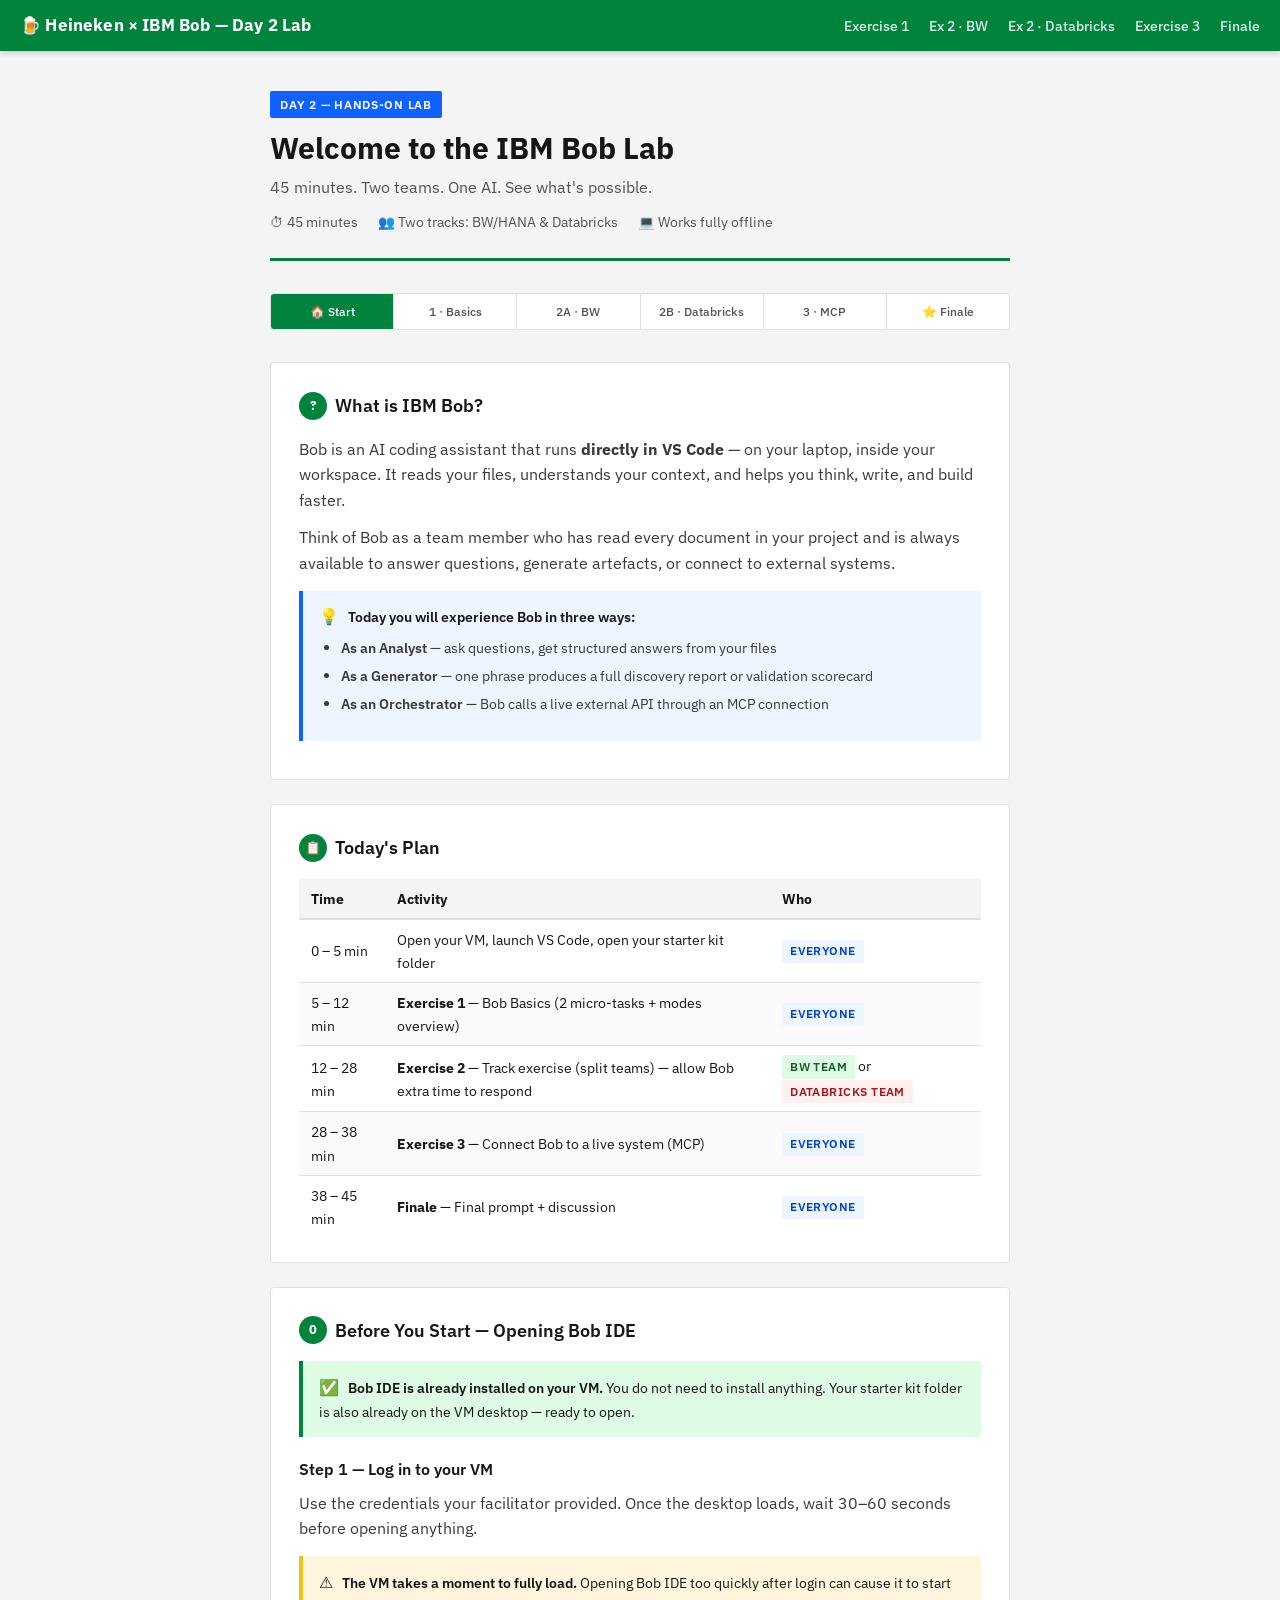
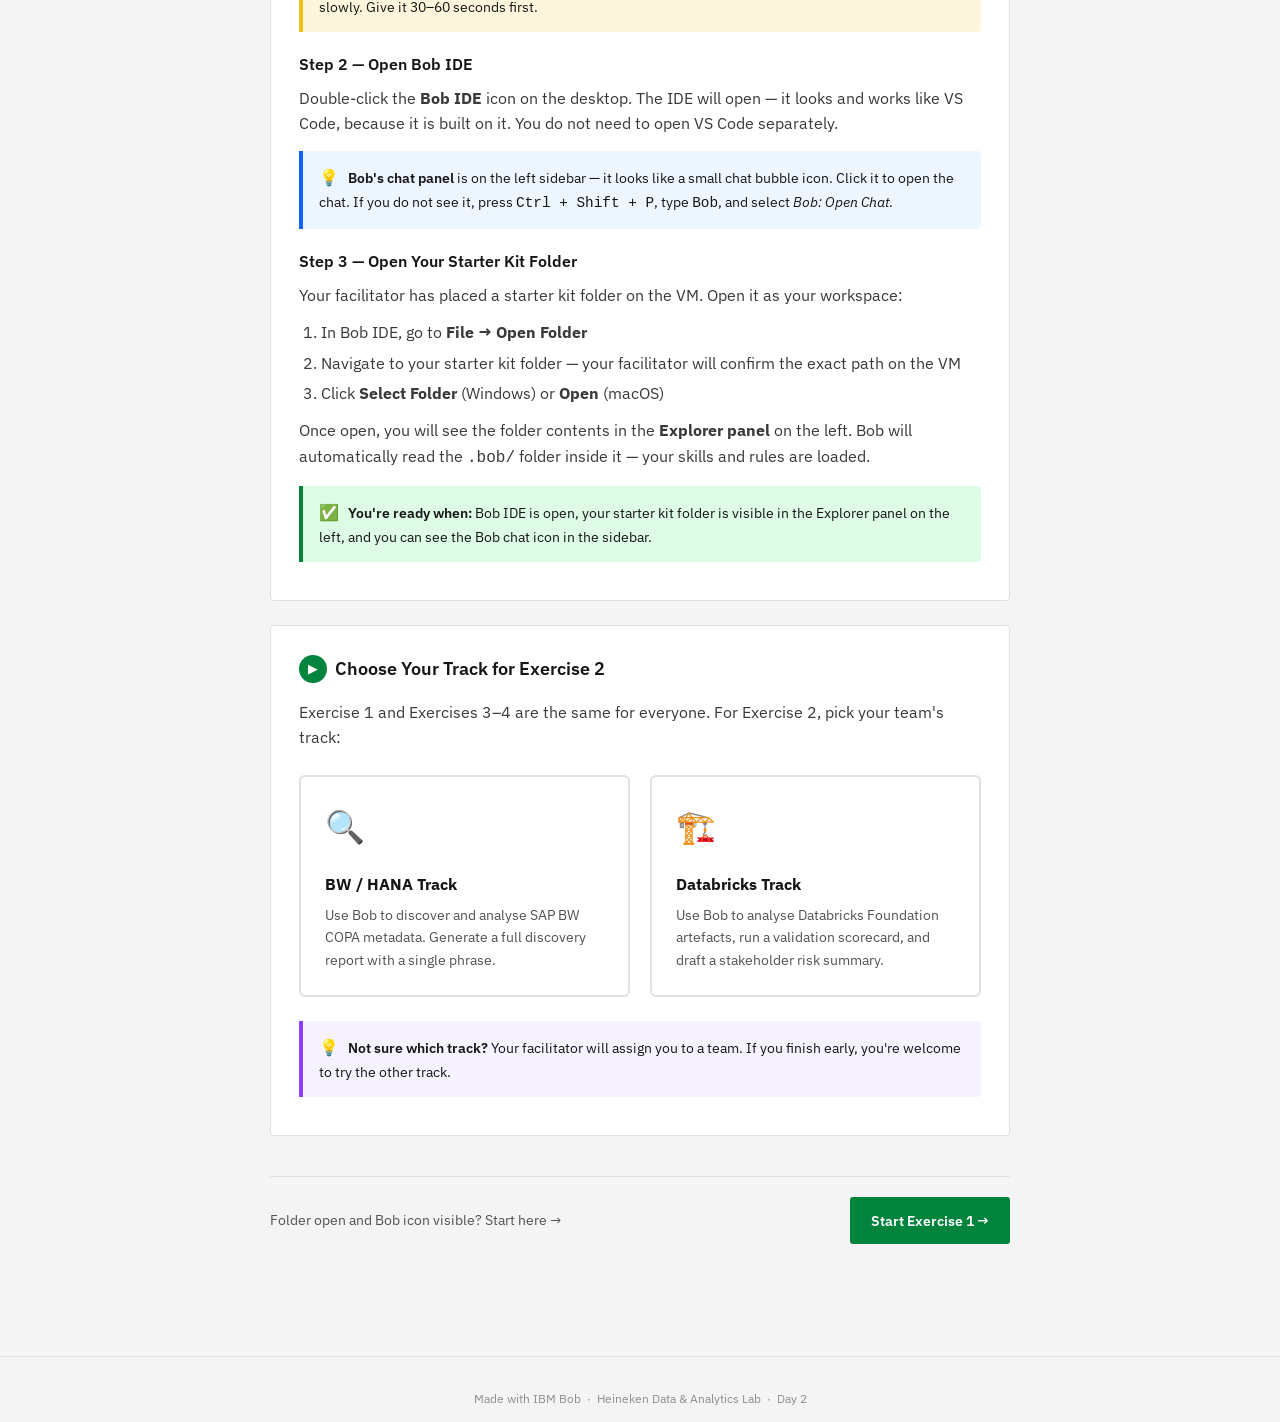
<file: index.html>
<!DOCTYPE html>
<html lang="en">
<head>
  <meta charset="UTF-8" />
  <meta name="viewport" content="width=device-width, initial-scale=1.0" />
  <title>IBM Bob Lab — Day 2 Hands-On Kit</title>
  <link rel="stylesheet" href="style.css" />
</head>
<body>

<nav class="top-nav">
  <a class="lab-logo" href="index.html">🍺 Heineken × IBM Bob — Day 2 Lab</a>
  <ul class="nav-links">
    <li><a href="ex1-basics.html">Exercise 1</a></li>
    <li><a href="ex2a-bw.html">Ex 2 · BW</a></li>
    <li><a href="ex2b-databricks.html">Ex 2 · Databricks</a></li>
    <li><a href="ex3-mcp.html">Exercise 3</a></li>
    <li><a href="ex4-wow.html">Finale</a></li>
  </ul>
</nav>

<div class="page-wrap">

  <header class="page-header">
    <span class="badge both">Day 2 — Hands-On Lab</span>
    <h1>Welcome to the IBM Bob Lab</h1>
    <p class="subtitle">45 minutes. Two teams. One AI. See what's possible.</p>
    <div class="meta">
      <span>⏱ 45 minutes</span>
      <span>👥 Two tracks: BW/HANA &amp; Databricks</span>
      <span>💻 Works fully offline</span>
    </div>
  </header>

  <!-- Progress -->
  <div class="progress-bar">
    <span class="step active">🏠 Start</span>
    <a class="step" href="ex1-basics.html">1 · Basics</a>
    <a class="step" href="ex2a-bw.html">2A · BW</a>
    <a class="step" href="ex2b-databricks.html">2B · Databricks</a>
    <a class="step" href="ex3-mcp.html">3 · MCP</a>
    <a class="step" href="ex4-wow.html">⭐ Finale</a>
  </div>

  <!-- What is Bob -->
  <div class="section">
    <h2><span class="step-num">?</span> What is IBM Bob?</h2>
    <p>Bob is an AI coding assistant that runs <strong>directly in VS Code</strong> — on your laptop, inside your workspace. It reads your files, understands your context, and helps you think, write, and build faster.</p>
    <p>Think of Bob as a team member who has read every document in your project and is always available to answer questions, generate artefacts, or connect to external systems.</p>

    <div class="callout tip">
      <span class="callout-icon">💡</span>
      <strong>Today you will experience Bob in three ways:</strong>
      <ul style="margin-top:0.4rem">
        <li><strong>As an Analyst</strong> — ask questions, get structured answers from your files</li>
        <li><strong>As a Generator</strong> — one phrase produces a full discovery report or validation scorecard</li>
        <li><strong>As an Orchestrator</strong> — Bob calls a live external API through an MCP connection</li>
      </ul>
    </div>
  </div>

  <!-- Today's flow -->
  <div class="section">
    <h2><span class="step-num">📋</span> Today's Plan</h2>

    <table style="width:100%;border-collapse:collapse;font-size:0.9rem;">
      <thead>
        <tr style="background:#f4f4f4;">
          <th style="text-align:left;padding:0.5rem 0.75rem;border-bottom:2px solid #e0e0e0;">Time</th>
          <th style="text-align:left;padding:0.5rem 0.75rem;border-bottom:2px solid #e0e0e0;">Activity</th>
          <th style="text-align:left;padding:0.5rem 0.75rem;border-bottom:2px solid #e0e0e0;">Who</th>
        </tr>
      </thead>
      <tbody>
        <tr>
          <td style="padding:0.5rem 0.75rem;border-bottom:1px solid #e0e0e0;">0 – 5 min</td>
          <td style="padding:0.5rem 0.75rem;border-bottom:1px solid #e0e0e0;">Open your VM, launch VS Code, open your starter kit folder</td>
          <td style="padding:0.5rem 0.75rem;border-bottom:1px solid #e0e0e0;"><span class="tag both">Everyone</span></td>
        </tr>
        <tr style="background:#fafafa;">
          <td style="padding:0.5rem 0.75rem;border-bottom:1px solid #e0e0e0;">5 – 12 min</td>
          <td style="padding:0.5rem 0.75rem;border-bottom:1px solid #e0e0e0;"><strong>Exercise 1</strong> — Bob Basics (2 micro-tasks + modes overview)</td>
          <td style="padding:0.5rem 0.75rem;border-bottom:1px solid #e0e0e0;"><span class="tag both">Everyone</span></td>
        </tr>
        <tr>
          <td style="padding:0.5rem 0.75rem;border-bottom:1px solid #e0e0e0;">12 – 28 min</td>
          <td style="padding:0.5rem 0.75rem;border-bottom:1px solid #e0e0e0;"><strong>Exercise 2</strong> — Track exercise (split teams) — allow Bob extra time to respond</td>
          <td style="padding:0.5rem 0.75rem;border-bottom:1px solid #e0e0e0;"><span class="tag bw">BW Team</span> or <span class="tag databricks">Databricks Team</span></td>
        </tr>
        <tr style="background:#fafafa;">
          <td style="padding:0.5rem 0.75rem;border-bottom:1px solid #e0e0e0;">28 – 38 min</td>
          <td style="padding:0.5rem 0.75rem;border-bottom:1px solid #e0e0e0;"><strong>Exercise 3</strong> — Connect Bob to a live system (MCP)</td>
          <td style="padding:0.5rem 0.75rem;border-bottom:1px solid #e0e0e0;"><span class="tag both">Everyone</span></td>
        </tr>
        <tr>
          <td style="padding:0.5rem 0.75rem;">38 – 45 min</td>
          <td style="padding:0.5rem 0.75rem;"><strong>Finale</strong> — Final prompt + discussion</td>
          <td style="padding:0.5rem 0.75rem;"><span class="tag both">Everyone</span></td>
        </tr>
      </tbody>
    </table>
  </div>

  <!-- Step 0: Access -->
  <div class="section">
    <h2><span class="step-num">0</span> Before You Start — Opening Bob IDE</h2>

    <div class="callout check">
      <span class="callout-icon">✅</span>
      <strong>Bob IDE is already installed on your VM.</strong> You do not need to install anything. Your starter kit folder is also already on the VM desktop — ready to open.
    </div>

    <h3>Step 1 — Log in to your VM</h3>
    <p>Use the credentials your facilitator provided. Once the desktop loads, wait 30–60 seconds before opening anything.</p>

    <div class="callout warning">
      <span class="callout-icon">⚠️</span>
      <strong>The VM takes a moment to fully load.</strong> Opening Bob IDE too quickly after login can cause it to start slowly. Give it 30–60 seconds first.
    </div>

    <h3>Step 2 — Open Bob IDE</h3>
    <p>Double-click the <strong>Bob IDE</strong> icon on the desktop. The IDE will open — it looks and works like VS Code, because it is built on it. You do not need to open VS Code separately.</p>

    <div class="callout tip">
      <span class="callout-icon">💡</span>
      <strong>Bob's chat panel</strong> is on the left sidebar — it looks like a small chat bubble icon. Click it to open the chat. If you do not see it, press <code>Ctrl + Shift + P</code>, type <code>Bob</code>, and select <em>Bob: Open Chat</em>.
    </div>

    <h3>Step 3 — Open Your Starter Kit Folder</h3>
    <p>Your facilitator has placed a starter kit folder on the VM. Open it as your workspace:</p>
    <ol>
      <li>In Bob IDE, go to <strong>File → Open Folder</strong></li>
      <li>Navigate to your starter kit folder — your facilitator will confirm the exact path on the VM</li>
      <li>Click <strong>Select Folder</strong> (Windows) or <strong>Open</strong> (macOS)</li>
    </ol>
    <p>Once open, you will see the folder contents in the <strong>Explorer panel</strong> on the left. Bob will automatically read the <code>.bob/</code> folder inside it — your skills and rules are loaded.</p>

    <div class="callout check">
      <span class="callout-icon">✅</span>
      <strong>You're ready when:</strong> Bob IDE is open, your starter kit folder is visible in the Explorer panel on the left, and you can see the Bob chat icon in the sidebar.
    </div>
  </div>

  <!-- Track chooser -->
  <div class="section">
    <h2><span class="step-num">▶</span> Choose Your Track for Exercise 2</h2>
    <p>Exercise 1 and Exercises 3–4 are the same for everyone. For Exercise 2, pick your team's track:</p>

    <div class="track-grid">
      <a class="track-card" href="ex2a-bw.html">
        <span class="track-icon">🔍</span>
        <h3>BW / HANA Track</h3>
        <p>Use Bob to discover and analyse SAP BW COPA metadata. Generate a full discovery report with a single phrase.</p>
      </a>
      <a class="track-card" href="ex2b-databricks.html">
        <span class="track-icon">🏗️</span>
        <h3>Databricks Track</h3>
        <p>Use Bob to analyse Databricks Foundation artefacts, run a validation scorecard, and draft a stakeholder risk summary.</p>
      </a>
    </div>

    <div class="callout info">
      <span class="callout-icon">💡</span>
      <strong>Not sure which track?</strong> Your facilitator will assign you to a team. If you finish early, you're welcome to try the other track.
    </div>
  </div>

  <!-- Ready -->
  <div class="bottom-nav">
    <span class="muted">Folder open and Bob icon visible? Start here →</span>
    <a class="btn btn-primary" href="ex1-basics.html">Start Exercise 1 →</a>
  </div>

</div>

<footer class="site-footer">
  Made with IBM Bob &nbsp;·&nbsp; Heineken Data &amp; Analytics Lab &nbsp;·&nbsp; Day 2
</footer>

<script src="copy.js"></script>
</body>
</html>
</file>
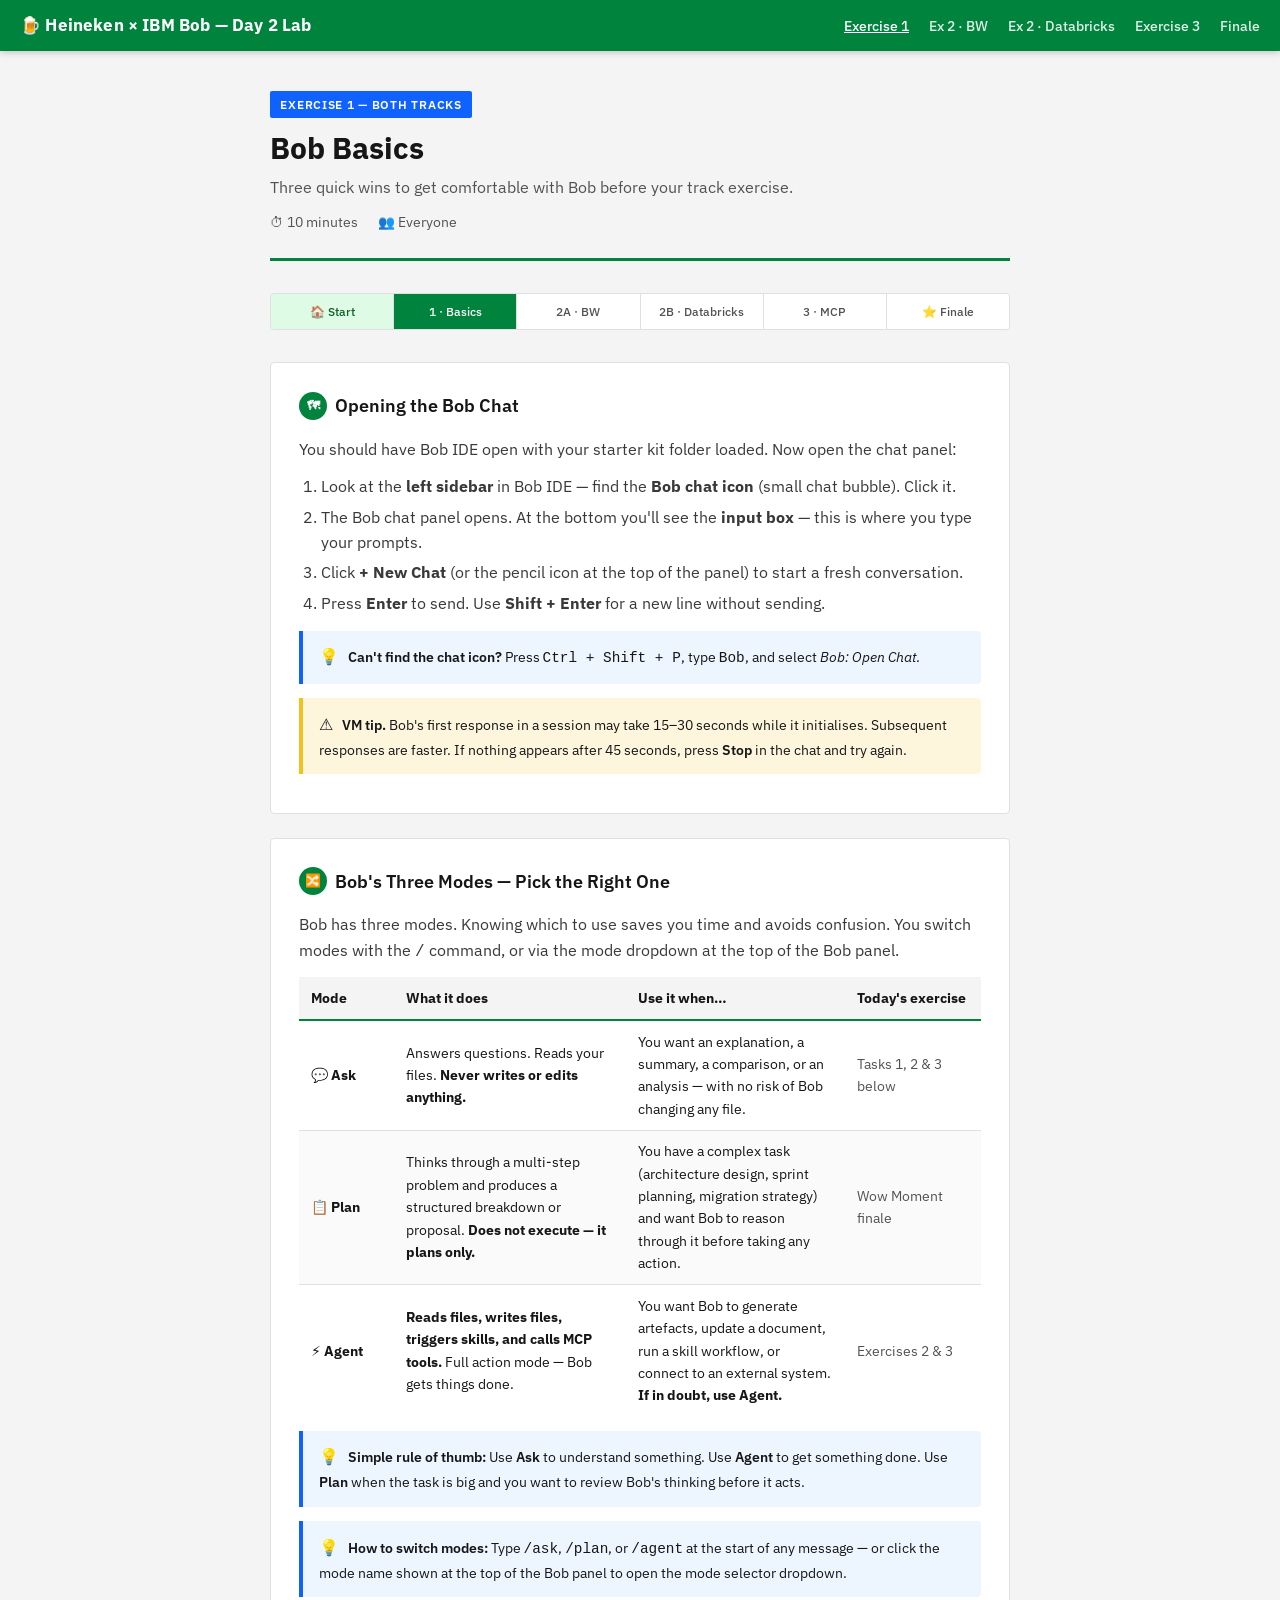
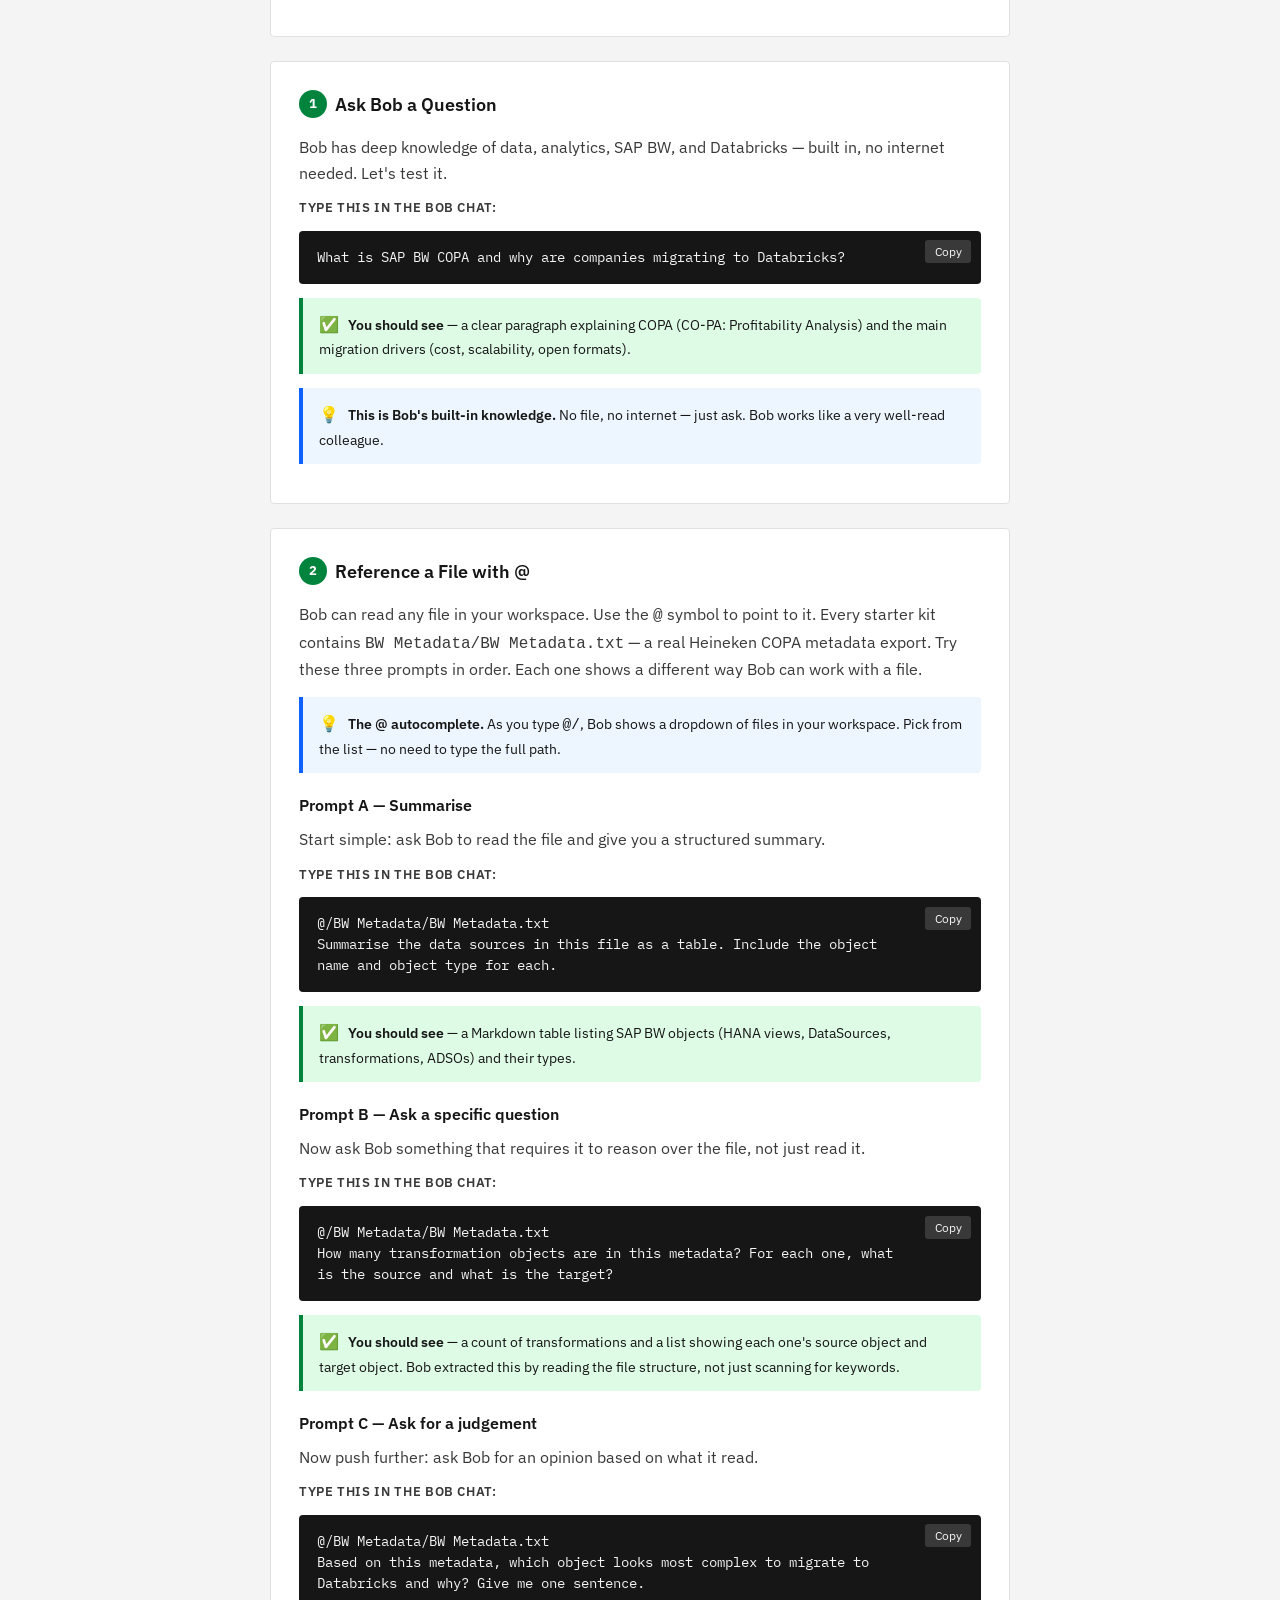
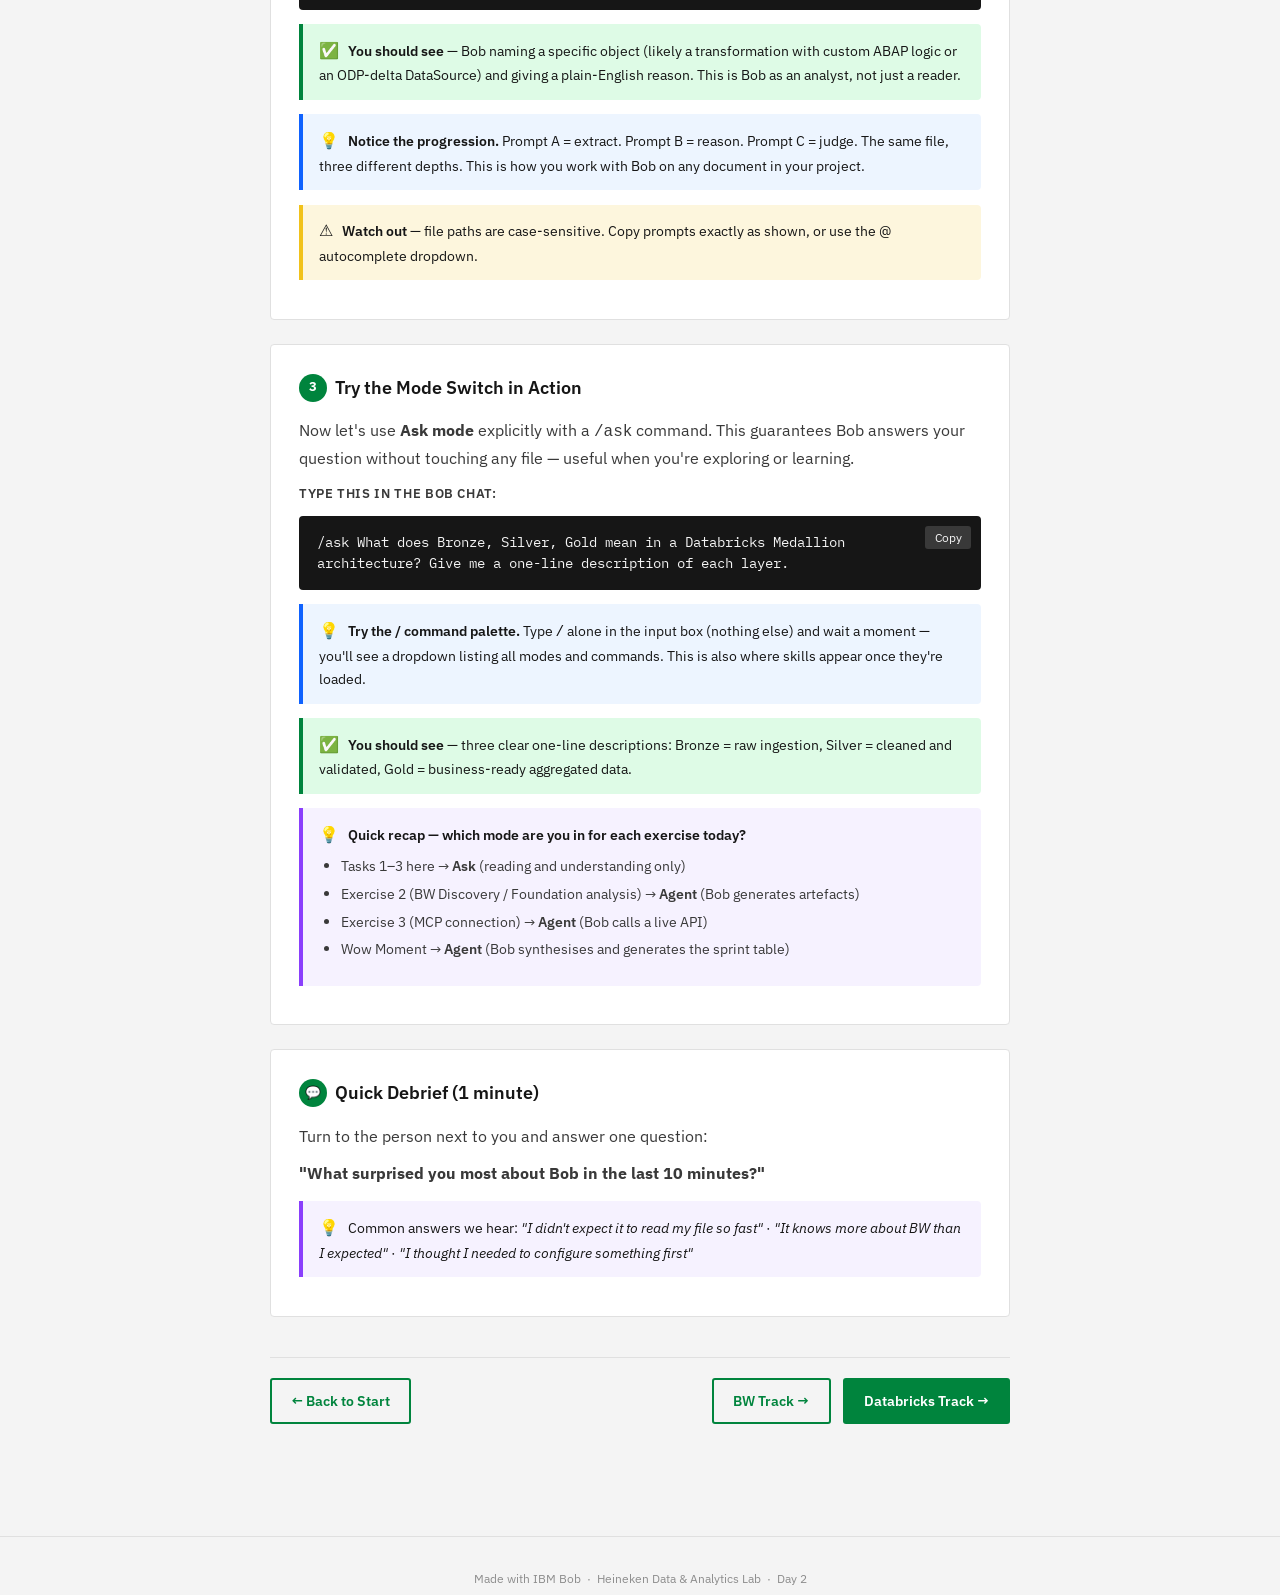
<file: ex1-basics.html>
<!DOCTYPE html>
<html lang="en">
<head>
  <meta charset="UTF-8" />
  <meta name="viewport" content="width=device-width, initial-scale=1.0" />
  <title>Exercise 1 — Bob Basics | IBM Bob Lab</title>
  <link rel="stylesheet" href="style.css" />
</head>
<body>

<nav class="top-nav">
  <a class="lab-logo" href="index.html">🍺 Heineken × IBM Bob — Day 2 Lab</a>
  <ul class="nav-links">
    <li><a href="ex1-basics.html" class="active">Exercise 1</a></li>
    <li><a href="ex2a-bw.html">Ex 2 · BW</a></li>
    <li><a href="ex2b-databricks.html">Ex 2 · Databricks</a></li>
    <li><a href="ex3-mcp.html">Exercise 3</a></li>
    <li><a href="ex4-wow.html">Finale</a></li>
  </ul>
</nav>

<div class="page-wrap">

  <header class="page-header">
    <span class="badge both">Exercise 1 — Both Tracks</span>
    <h1>Bob Basics</h1>
    <p class="subtitle">Three quick wins to get comfortable with Bob before your track exercise.</p>
    <div class="meta">
      <span>⏱ 10 minutes</span>
      <span>👥 Everyone</span>
    </div>
  </header>

  <div class="progress-bar">
    <a class="step done"  href="index.html">🏠 Start</a>
    <span class="step active">1 · Basics</span>
    <a class="step" href="ex2a-bw.html">2A · BW</a>
    <a class="step" href="ex2b-databricks.html">2B · Databricks</a>
    <a class="step" href="ex3-mcp.html">3 · MCP</a>
    <a class="step" href="ex4-wow.html">⭐ Finale</a>
  </div>

  <!-- Opening Bob — Bob IDE, pre-installed -->
  <div class="section">
    <h2><span class="step-num">🗺</span> Opening the Bob Chat</h2>
    <p>You should have Bob IDE open with your starter kit folder loaded. Now open the chat panel:</p>
    <ol>
      <li>Look at the <strong>left sidebar</strong> in Bob IDE — find the <strong>Bob chat icon</strong> (small chat bubble). Click it.</li>
      <li>The Bob chat panel opens. At the bottom you'll see the <strong>input box</strong> — this is where you type your prompts.</li>
      <li>Click <strong>+ New Chat</strong> (or the pencil icon at the top of the panel) to start a fresh conversation.</li>
      <li>Press <strong>Enter</strong> to send. Use <strong>Shift + Enter</strong> for a new line without sending.</li>
    </ol>
    <div class="callout tip">
      <span class="callout-icon">💡</span>
      <strong>Can't find the chat icon?</strong> Press <code>Ctrl + Shift + P</code>, type <code>Bob</code>, and select <em>Bob: Open Chat</em>.
    </div>
    <div class="callout warning">
      <span class="callout-icon">⚠️</span>
      <strong>VM tip.</strong> Bob's first response in a session may take 15–30 seconds while it initialises. Subsequent responses are faster. If nothing appears after 45 seconds, press <strong>Stop</strong> in the chat and try again.
    </div>
  </div>

  <!-- Modes reference -->
  <div class="section">
    <h2><span class="step-num">🔀</span> Bob's Three Modes — Pick the Right One</h2>
    <p>Bob has three modes. Knowing which to use saves you time and avoids confusion. You switch modes with the <code>/</code> command, or via the mode dropdown at the top of the Bob panel.</p>

    <table style="width:100%;border-collapse:collapse;font-size:0.875rem;margin-top:0.75rem;">
      <thead>
        <tr style="background:#f4f4f4;">
          <th style="text-align:left;padding:0.6rem 0.75rem;border-bottom:2px solid #00843d;width:14%;">Mode</th>
          <th style="text-align:left;padding:0.6rem 0.75rem;border-bottom:2px solid #00843d;width:34%;">What it does</th>
          <th style="text-align:left;padding:0.6rem 0.75rem;border-bottom:2px solid #00843d;width:32%;">Use it when…</th>
          <th style="text-align:left;padding:0.6rem 0.75rem;border-bottom:2px solid #00843d;width:20%;">Today's exercise</th>
        </tr>
      </thead>
      <tbody>
        <tr>
          <td style="padding:0.6rem 0.75rem;border-bottom:1px solid #e0e0e0;font-weight:700;">💬 Ask</td>
          <td style="padding:0.6rem 0.75rem;border-bottom:1px solid #e0e0e0;">Answers questions. Reads your files. <strong>Never writes or edits anything.</strong></td>
          <td style="padding:0.6rem 0.75rem;border-bottom:1px solid #e0e0e0;">You want an explanation, a summary, a comparison, or an analysis — with no risk of Bob changing any file.</td>
          <td style="padding:0.6rem 0.75rem;border-bottom:1px solid #e0e0e0;color:#525252;">Tasks 1, 2 &amp; 3 below</td>
        </tr>
        <tr style="background:#fafafa;">
          <td style="padding:0.6rem 0.75rem;border-bottom:1px solid #e0e0e0;font-weight:700;">📋 Plan</td>
          <td style="padding:0.6rem 0.75rem;border-bottom:1px solid #e0e0e0;">Thinks through a multi-step problem and produces a structured breakdown or proposal. <strong>Does not execute — it plans only.</strong></td>
          <td style="padding:0.6rem 0.75rem;border-bottom:1px solid #e0e0e0;">You have a complex task (architecture design, sprint planning, migration strategy) and want Bob to reason through it before taking any action.</td>
          <td style="padding:0.6rem 0.75rem;border-bottom:1px solid #e0e0e0;color:#525252;">Wow Moment finale</td>
        </tr>
        <tr>
          <td style="padding:0.6rem 0.75rem;font-weight:700;">⚡ Agent</td>
          <td style="padding:0.6rem 0.75rem;"><strong>Reads files, writes files, triggers skills, and calls MCP tools.</strong> Full action mode — Bob gets things done.</td>
          <td style="padding:0.6rem 0.75rem;">You want Bob to generate artefacts, update a document, run a skill workflow, or connect to an external system. <strong>If in doubt, use Agent.</strong></td>
          <td style="padding:0.6rem 0.75rem;color:#525252;">Exercises 2 &amp; 3</td>
        </tr>
      </tbody>
    </table>

    <div class="callout tip">
      <span class="callout-icon">💡</span>
      <strong>Simple rule of thumb:</strong> Use <strong>Ask</strong> to understand something. Use <strong>Agent</strong> to get something done. Use <strong>Plan</strong> when the task is big and you want to review Bob's thinking before it acts.
    </div>
    <div class="callout tip">
      <span class="callout-icon">💡</span>
      <strong>How to switch modes:</strong> Type <code>/ask</code>, <code>/plan</code>, or <code>/agent</code> at the start of any message — or click the mode name shown at the top of the Bob panel to open the mode selector dropdown.
    </div>
  </div>

  <!-- Task 1 -->
  <div class="section">
    <h2><span class="step-num">1</span> Ask Bob a Question</h2>
    <p>Bob has deep knowledge of data, analytics, SAP BW, and Databricks — built in, no internet needed. Let's test it.</p>

    <p class="prompt-label">Type this in the Bob chat:</p>
    <div class="prompt-box">
      <pre>What is SAP BW COPA and why are companies migrating to Databricks?</pre>
      <button class="copy-btn">Copy</button>
    </div>

    <div class="callout check">
      <span class="callout-icon">✅</span>
      <strong>You should see</strong> — a clear paragraph explaining COPA (CO-PA: Profitability Analysis) and the main migration drivers (cost, scalability, open formats).
    </div>
    <div class="callout tip">
      <span class="callout-icon">💡</span>
      <strong>This is Bob's built-in knowledge.</strong> No file, no internet — just ask. Bob works like a very well-read colleague.
    </div>
  </div>

  <!-- Task 2 -->
  <div class="section">
    <h2><span class="step-num">2</span> Reference a File with @</h2>
    <p>Bob can read any file in your workspace. Use the <code>@</code> symbol to point to it. Every starter kit contains <code>BW Metadata/BW Metadata.txt</code> — a real Heineken COPA metadata export. Try these three prompts in order. Each one shows a different way Bob can work with a file.</p>

    <div class="callout tip">
      <span class="callout-icon">💡</span>
      <strong>The @ autocomplete.</strong> As you type <code>@/</code>, Bob shows a dropdown of files in your workspace. Pick from the list — no need to type the full path.
    </div>

    <h3>Prompt A — Summarise</h3>
    <p>Start simple: ask Bob to read the file and give you a structured summary.</p>
    <p class="prompt-label">Type this in the Bob chat:</p>
    <div class="prompt-box">
      <pre id="task2a">@/BW Metadata/BW Metadata.txt
Summarise the data sources in this file as a table. Include the object name and object type for each.</pre>
      <button class="copy-btn" data-target="task2a">Copy</button>
    </div>
    <div class="callout check">
      <span class="callout-icon">✅</span>
      <strong>You should see</strong> — a Markdown table listing SAP BW objects (HANA views, DataSources, transformations, ADSOs) and their types.
    </div>

    <h3>Prompt B — Ask a specific question</h3>
    <p>Now ask Bob something that requires it to reason over the file, not just read it.</p>
    <p class="prompt-label">Type this in the Bob chat:</p>
    <div class="prompt-box">
      <pre id="task2b">@/BW Metadata/BW Metadata.txt
How many transformation objects are in this metadata? For each one, what is the source and what is the target?</pre>
      <button class="copy-btn" data-target="task2b">Copy</button>
    </div>
    <div class="callout check">
      <span class="callout-icon">✅</span>
      <strong>You should see</strong> — a count of transformations and a list showing each one's source object and target object. Bob extracted this by reading the file structure, not just scanning for keywords.
    </div>

    <h3>Prompt C — Ask for a judgement</h3>
    <p>Now push further: ask Bob for an opinion based on what it read.</p>
    <p class="prompt-label">Type this in the Bob chat:</p>
    <div class="prompt-box">
      <pre id="task2c">@/BW Metadata/BW Metadata.txt
Based on this metadata, which object looks most complex to migrate to Databricks and why? Give me one sentence.</pre>
      <button class="copy-btn" data-target="task2c">Copy</button>
    </div>
    <div class="callout check">
      <span class="callout-icon">✅</span>
      <strong>You should see</strong> — Bob naming a specific object (likely a transformation with custom ABAP logic or an ODP-delta DataSource) and giving a plain-English reason. This is Bob as an analyst, not just a reader.
    </div>

    <div class="callout tip">
      <span class="callout-icon">💡</span>
      <strong>Notice the progression.</strong> Prompt A = extract. Prompt B = reason. Prompt C = judge. The same file, three different depths. This is how you work with Bob on any document in your project.
    </div>
    <div class="callout warning">
      <span class="callout-icon">⚠️</span>
      <strong>Watch out</strong> — file paths are case-sensitive. Copy prompts exactly as shown, or use the @ autocomplete dropdown.
    </div>
  </div>

  <!-- Task 3 -->
  <div class="section">
    <h2><span class="step-num">3</span> Try the Mode Switch in Action</h2>
    <p>Now let's use <strong>Ask mode</strong> explicitly with a <code>/ask</code> command. This guarantees Bob answers your question without touching any file — useful when you're exploring or learning.</p>

    <p class="prompt-label">Type this in the Bob chat:</p>
    <div class="prompt-box">
      <pre>/ask What does Bronze, Silver, Gold mean in a Databricks Medallion architecture? Give me a one-line description of each layer.</pre>
      <button class="copy-btn">Copy</button>
    </div>

    <div class="callout tip">
      <span class="callout-icon">💡</span>
      <strong>Try the / command palette.</strong> Type <code>/</code> alone in the input box (nothing else) and wait a moment — you'll see a dropdown listing all modes and commands. This is also where skills appear once they're loaded.
    </div>
    <div class="callout check">
      <span class="callout-icon">✅</span>
      <strong>You should see</strong> — three clear one-line descriptions: Bronze = raw ingestion, Silver = cleaned and validated, Gold = business-ready aggregated data.
    </div>
    <div class="callout info">
      <span class="callout-icon">💡</span>
      <strong>Quick recap — which mode are you in for each exercise today?</strong>
      <ul style="margin-top:0.4rem;">
        <li>Tasks 1–3 here → <strong>Ask</strong> (reading and understanding only)</li>
        <li>Exercise 2 (BW Discovery / Foundation analysis) → <strong>Agent</strong> (Bob generates artefacts)</li>
        <li>Exercise 3 (MCP connection) → <strong>Agent</strong> (Bob calls a live API)</li>
        <li>Wow Moment → <strong>Agent</strong> (Bob synthesises and generates the sprint table)</li>
      </ul>
    </div>
  </div>

  <!-- Quick debrief -->
  <div class="section">
    <h2><span class="step-num">💬</span> Quick Debrief (1 minute)</h2>
    <p>Turn to the person next to you and answer one question:</p>
    <p><strong>"What surprised you most about Bob in the last 10 minutes?"</strong></p>
    <div class="callout info">
      <span class="callout-icon">💡</span>
      Common answers we hear: <em>"I didn't expect it to read my file so fast"</em> · <em>"It knows more about BW than I expected"</em> · <em>"I thought I needed to configure something first"</em>
    </div>
  </div>

  <div class="bottom-nav">
    <a class="btn btn-ghost" href="index.html">← Back to Start</a>
    <div style="display:flex;gap:0.75rem;">
      <a class="btn btn-ghost" href="ex2a-bw.html">BW Track →</a>
      <a class="btn btn-primary" href="ex2b-databricks.html">Databricks Track →</a>
    </div>
  </div>

</div>

<footer class="site-footer">
  Made with IBM Bob &nbsp;·&nbsp; Heineken Data &amp; Analytics Lab &nbsp;·&nbsp; Day 2
</footer>
<script src="copy.js"></script>
</body>
</html>
</file>
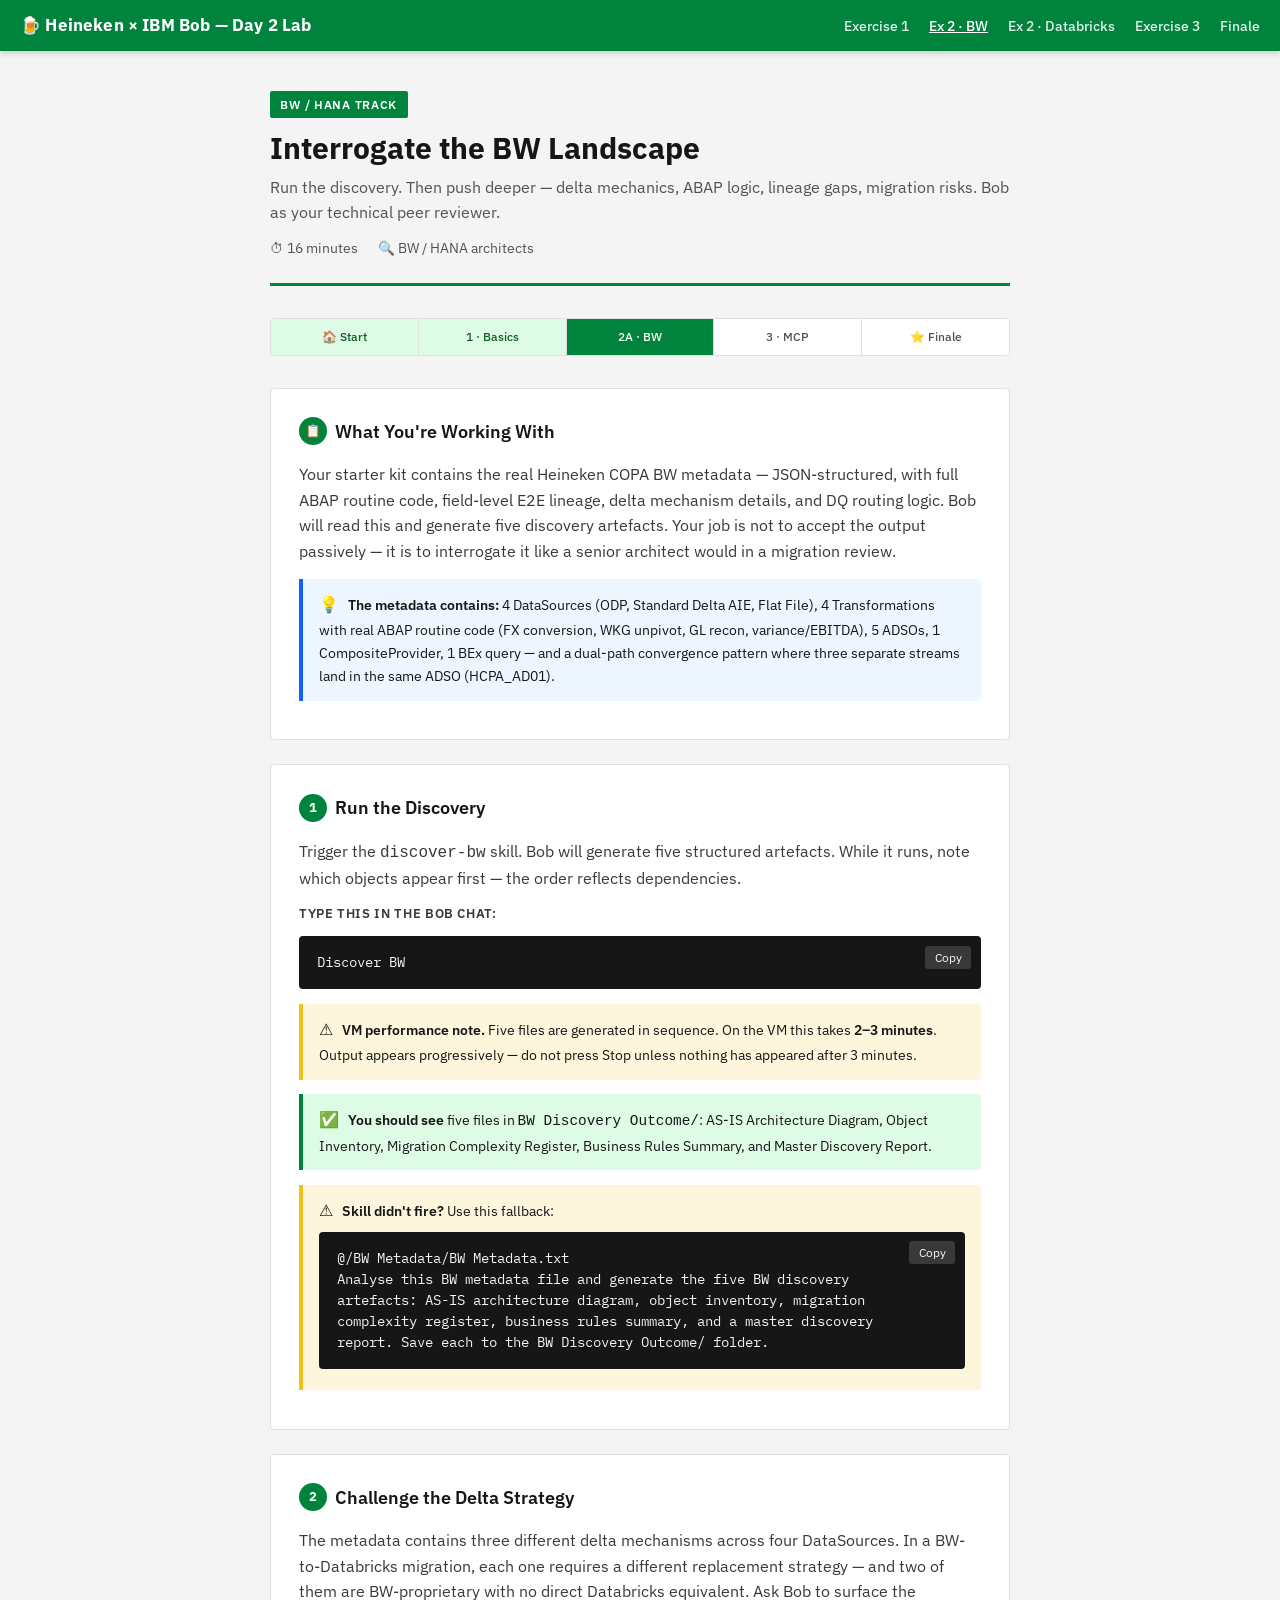
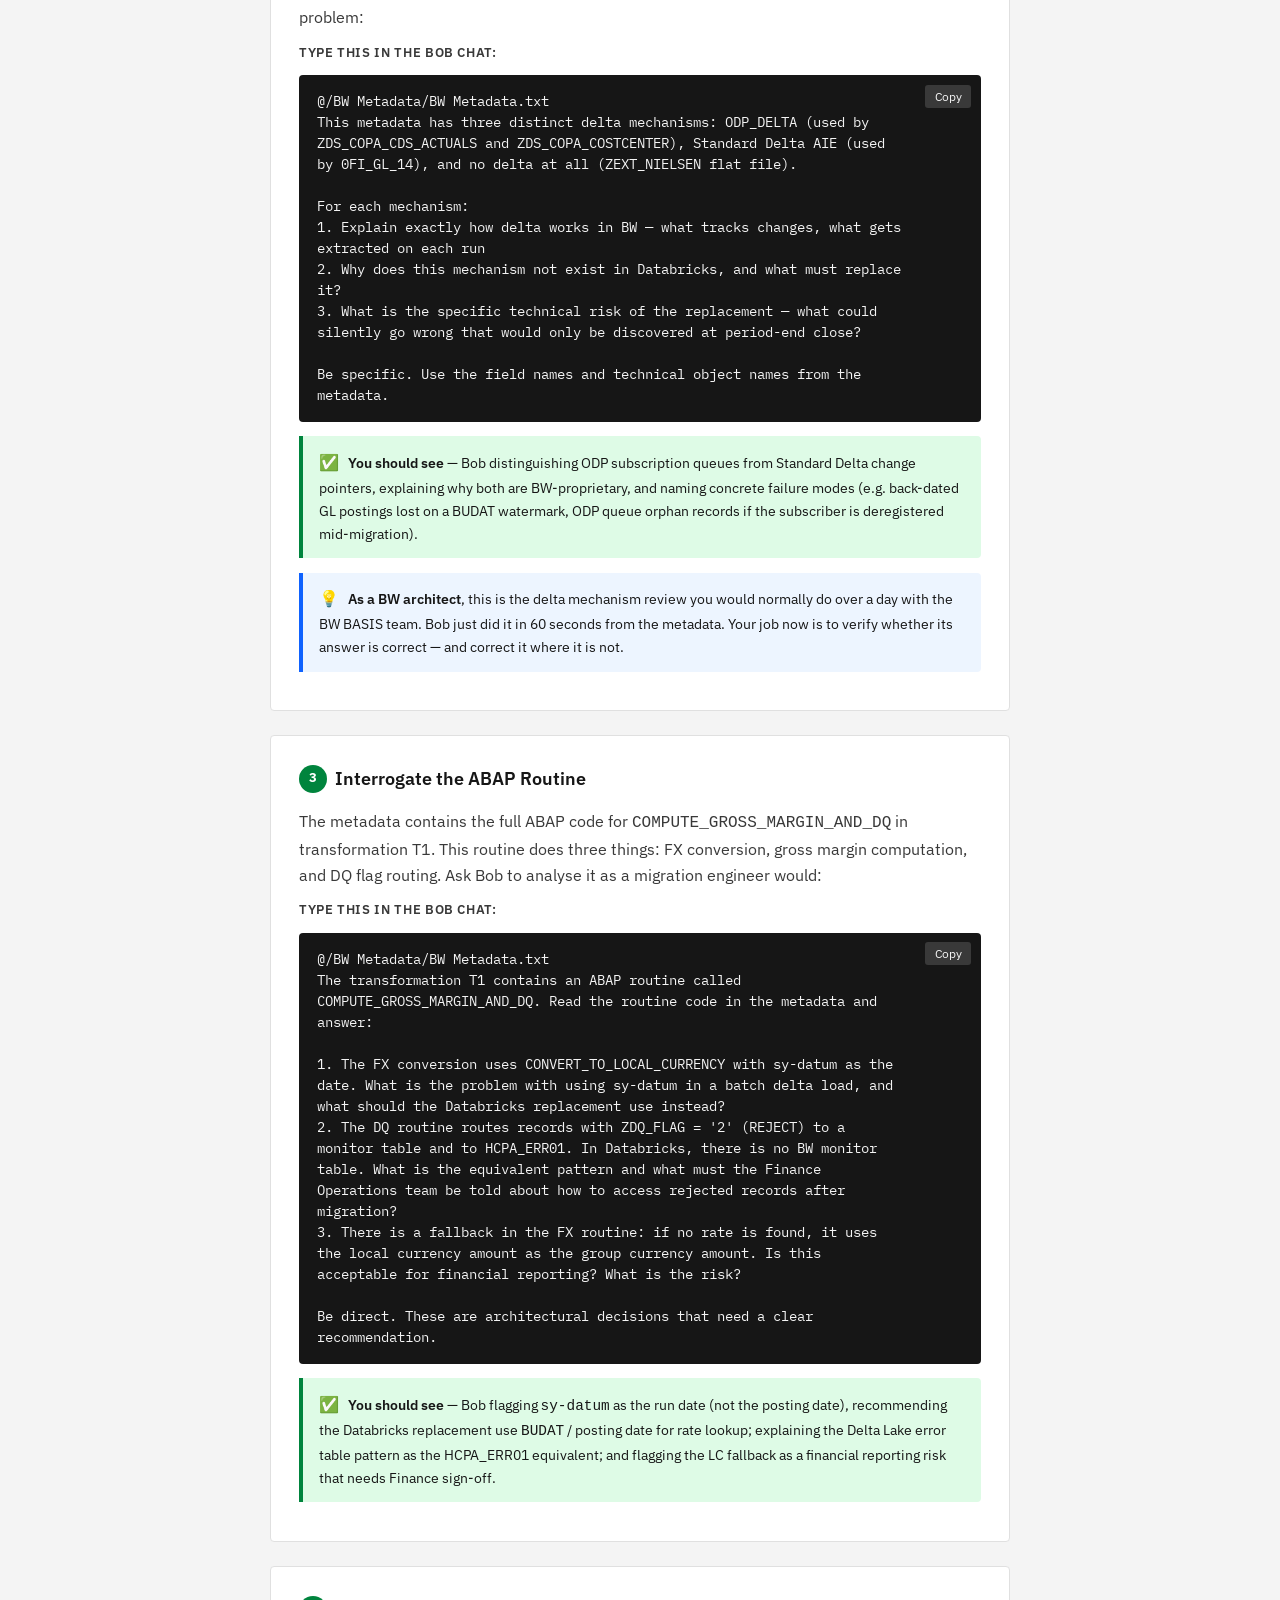
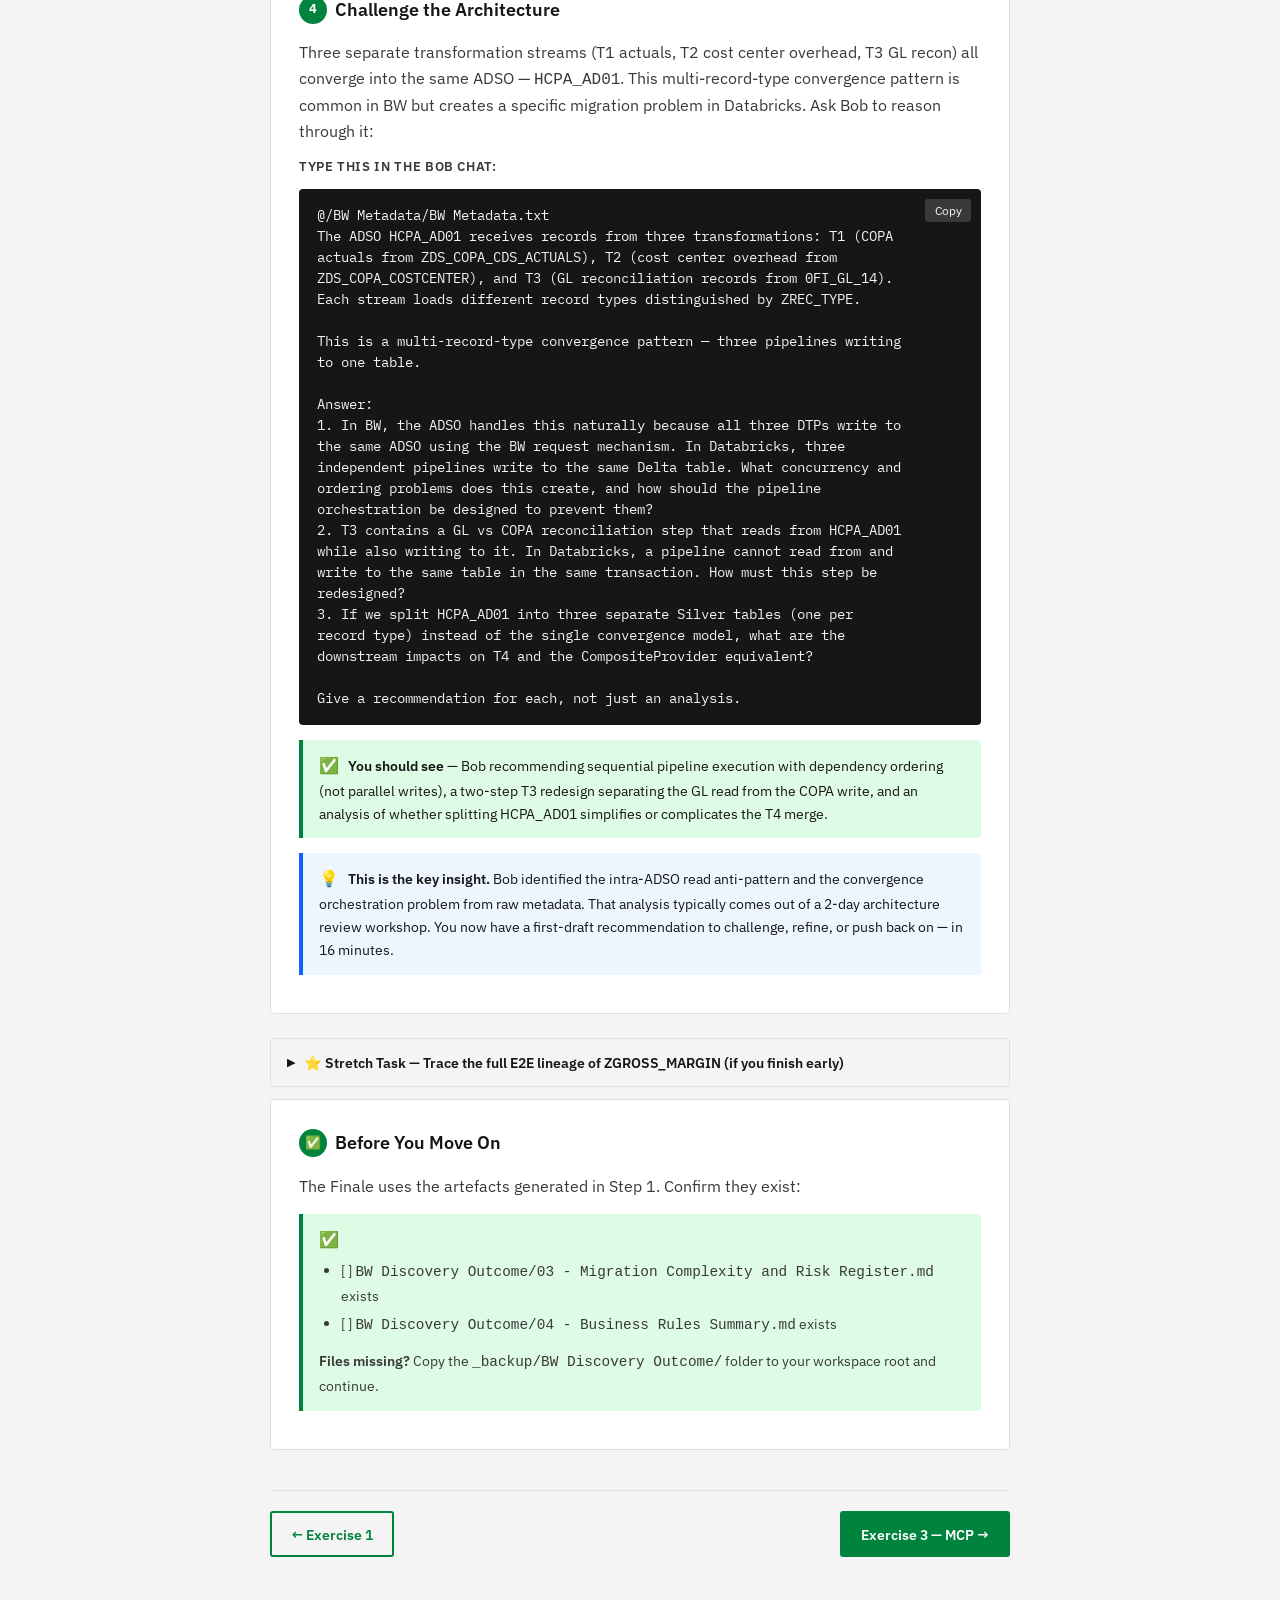
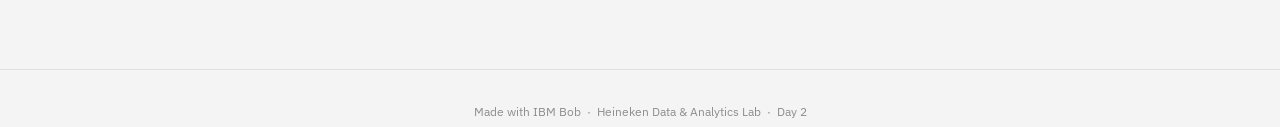
<file: ex2a-bw.html>
<!DOCTYPE html>
<html lang="en">
<head>
  <meta charset="UTF-8" />
  <meta name="viewport" content="width=device-width, initial-scale=1.0" />
  <title>Exercise 2A — BW Track | IBM Bob Lab</title>
  <link rel="stylesheet" href="style.css" />
</head>
<body>

<nav class="top-nav">
  <a class="lab-logo" href="index.html">🍺 Heineken × IBM Bob — Day 2 Lab</a>
  <ul class="nav-links">
    <li><a href="ex1-basics.html">Exercise 1</a></li>
    <li><a href="ex2a-bw.html" class="active">Ex 2 · BW</a></li>
    <li><a href="ex2b-databricks.html">Ex 2 · Databricks</a></li>
    <li><a href="ex3-mcp.html">Exercise 3</a></li>
    <li><a href="ex4-wow.html">Finale</a></li>
  </ul>
</nav>

<div class="page-wrap">

  <header class="page-header">
    <span class="badge">BW / HANA Track</span>
    <h1>Interrogate the BW Landscape</h1>
    <p class="subtitle">Run the discovery. Then push deeper — delta mechanics, ABAP logic, lineage gaps, migration risks. Bob as your technical peer reviewer.</p>
    <div class="meta">
      <span>⏱ 16 minutes</span>
      <span>🔍 BW / HANA architects</span>
    </div>
  </header>

  <div class="progress-bar">
    <a class="step done" href="index.html">🏠 Start</a>
    <a class="step done" href="ex1-basics.html">1 · Basics</a>
    <span class="step active">2A · BW</span>
    <a class="step" href="ex3-mcp.html">3 · MCP</a>
    <a class="step" href="ex4-wow.html">⭐ Finale</a>
  </div>

  <!-- Context -->
  <div class="section">
    <h2><span class="step-num">📋</span> What You're Working With</h2>
    <p>Your starter kit contains the real Heineken COPA BW metadata — JSON-structured, with full ABAP routine code, field-level E2E lineage, delta mechanism details, and DQ routing logic. Bob will read this and generate five discovery artefacts. Your job is not to accept the output passively — it is to interrogate it like a senior architect would in a migration review.</p>
    <div class="callout tip">
      <span class="callout-icon">💡</span>
      <strong>The metadata contains:</strong> 4 DataSources (ODP, Standard Delta AIE, Flat File), 4 Transformations with real ABAP routine code (FX conversion, WKG unpivot, GL recon, variance/EBITDA), 5 ADSOs, 1 CompositeProvider, 1 BEx query — and a dual-path convergence pattern where three separate streams land in the same ADSO (HCPA_AD01).
    </div>
  </div>

  <!-- Step 1: Trigger -->
  <div class="section">
    <h2><span class="step-num">1</span> Run the Discovery</h2>
    <p>Trigger the <code>discover-bw</code> skill. Bob will generate five structured artefacts. While it runs, note which objects appear first — the order reflects dependencies.</p>

    <p class="prompt-label">Type this in the Bob chat:</p>
    <div class="prompt-box">
      <pre>Discover BW</pre>
      <button class="copy-btn">Copy</button>
    </div>

    <div class="callout warning">
      <span class="callout-icon">⚠️</span>
      <strong>VM performance note.</strong> Five files are generated in sequence. On the VM this takes <strong>2–3 minutes</strong>. Output appears progressively — do not press Stop unless nothing has appeared after 3 minutes.
    </div>
    <div class="callout check">
      <span class="callout-icon">✅</span>
      <strong>You should see</strong> five files in <code>BW Discovery Outcome/</code>: AS-IS Architecture Diagram, Object Inventory, Migration Complexity Register, Business Rules Summary, and Master Discovery Report.
    </div>
    <div class="callout warning">
      <span class="callout-icon">⚠️</span>
      <strong>Skill didn't fire?</strong> Use this fallback:
      <div class="prompt-box" style="margin-top:0.5rem">
        <pre id="fallback-discover">@/BW Metadata/BW Metadata.txt
Analyse this BW metadata file and generate the five BW discovery artefacts: AS-IS architecture diagram, object inventory, migration complexity register, business rules summary, and a master discovery report. Save each to the BW Discovery Outcome/ folder.</pre>
        <button class="copy-btn" data-target="fallback-discover">Copy</button>
      </div>
    </div>
  </div>

  <!-- Step 2: Delta mechanisms -->
  <div class="section">
    <h2><span class="step-num">2</span> Challenge the Delta Strategy</h2>
    <p>The metadata contains three different delta mechanisms across four DataSources. In a BW-to-Databricks migration, each one requires a different replacement strategy — and two of them are BW-proprietary with no direct Databricks equivalent. Ask Bob to surface the problem:</p>

    <p class="prompt-label">Type this in the Bob chat:</p>
    <div class="prompt-box">
      <pre id="delta-prompt">@/BW Metadata/BW Metadata.txt
This metadata has three distinct delta mechanisms: ODP_DELTA (used by ZDS_COPA_CDS_ACTUALS and ZDS_COPA_COSTCENTER), Standard Delta AIE (used by 0FI_GL_14), and no delta at all (ZEXT_NIELSEN flat file).

For each mechanism:
1. Explain exactly how delta works in BW — what tracks changes, what gets extracted on each run
2. Why does this mechanism not exist in Databricks, and what must replace it?
3. What is the specific technical risk of the replacement — what could silently go wrong that would only be discovered at period-end close?

Be specific. Use the field names and technical object names from the metadata.</pre>
      <button class="copy-btn" data-target="delta-prompt">Copy</button>
    </div>

    <div class="callout check">
      <span class="callout-icon">✅</span>
      <strong>You should see</strong> — Bob distinguishing ODP subscription queues from Standard Delta change pointers, explaining why both are BW-proprietary, and naming concrete failure modes (e.g. back-dated GL postings lost on a BUDAT watermark, ODP queue orphan records if the subscriber is deregistered mid-migration).
    </div>
    <div class="callout tip">
      <span class="callout-icon">💡</span>
      <strong>As a BW architect</strong>, this is the delta mechanism review you would normally do over a day with the BW BASIS team. Bob just did it in 60 seconds from the metadata. Your job now is to verify whether its answer is correct — and correct it where it is not.
    </div>
  </div>

  <!-- Step 3: ABAP routine interrogation -->
  <div class="section">
    <h2><span class="step-num">3</span> Interrogate the ABAP Routine</h2>
    <p>The metadata contains the full ABAP code for <code>COMPUTE_GROSS_MARGIN_AND_DQ</code> in transformation T1. This routine does three things: FX conversion, gross margin computation, and DQ flag routing. Ask Bob to analyse it as a migration engineer would:</p>

    <p class="prompt-label">Type this in the Bob chat:</p>
    <div class="prompt-box">
      <pre id="abap-prompt">@/BW Metadata/BW Metadata.txt
The transformation T1 contains an ABAP routine called COMPUTE_GROSS_MARGIN_AND_DQ. Read the routine code in the metadata and answer:

1. The FX conversion uses CONVERT_TO_LOCAL_CURRENCY with sy-datum as the date. What is the problem with using sy-datum in a batch delta load, and what should the Databricks replacement use instead?
2. The DQ routine routes records with ZDQ_FLAG = '2' (REJECT) to a monitor table and to HCPA_ERR01. In Databricks, there is no BW monitor table. What is the equivalent pattern and what must the Finance Operations team be told about how to access rejected records after migration?
3. There is a fallback in the FX routine: if no rate is found, it uses the local currency amount as the group currency amount. Is this acceptable for financial reporting? What is the risk?

Be direct. These are architectural decisions that need a clear recommendation.</pre>
      <button class="copy-btn" data-target="abap-prompt">Copy</button>
    </div>

    <div class="callout check">
      <span class="callout-icon">✅</span>
      <strong>You should see</strong> — Bob flagging <code>sy-datum</code> as the run date (not the posting date), recommending the Databricks replacement use <code>BUDAT</code> / posting date for rate lookup; explaining the Delta Lake error table pattern as the HCPA_ERR01 equivalent; and flagging the LC fallback as a financial reporting risk that needs Finance sign-off.
    </div>
  </div>

  <!-- Step 4: Convergence risk and migration challenge -->
  <div class="section">
    <h2><span class="step-num">4</span> Challenge the Architecture</h2>
    <p>Three separate transformation streams (T1 actuals, T2 cost center overhead, T3 GL recon) all converge into the same ADSO — <code>HCPA_AD01</code>. This multi-record-type convergence pattern is common in BW but creates a specific migration problem in Databricks. Ask Bob to reason through it:</p>

    <p class="prompt-label">Type this in the Bob chat:</p>
    <div class="prompt-box">
      <pre id="convergence-prompt">@/BW Metadata/BW Metadata.txt
The ADSO HCPA_AD01 receives records from three transformations: T1 (COPA actuals from ZDS_COPA_CDS_ACTUALS), T2 (cost center overhead from ZDS_COPA_COSTCENTER), and T3 (GL reconciliation records from 0FI_GL_14). Each stream loads different record types distinguished by ZREC_TYPE.

This is a multi-record-type convergence pattern — three pipelines writing to one table.

Answer:
1. In BW, the ADSO handles this naturally because all three DTPs write to the same ADSO using the BW request mechanism. In Databricks, three independent pipelines write to the same Delta table. What concurrency and ordering problems does this create, and how should the pipeline orchestration be designed to prevent them?
2. T3 contains a GL vs COPA reconciliation step that reads from HCPA_AD01 while also writing to it. In Databricks, a pipeline cannot read from and write to the same table in the same transaction. How must this step be redesigned?
3. If we split HCPA_AD01 into three separate Silver tables (one per record type) instead of the single convergence model, what are the downstream impacts on T4 and the CompositeProvider equivalent?

Give a recommendation for each, not just an analysis.</pre>
      <button class="copy-btn" data-target="convergence-prompt">Copy</button>
    </div>

    <div class="callout check">
      <span class="callout-icon">✅</span>
      <strong>You should see</strong> — Bob recommending sequential pipeline execution with dependency ordering (not parallel writes), a two-step T3 redesign separating the GL read from the COPA write, and an analysis of whether splitting HCPA_AD01 simplifies or complicates the T4 merge.
    </div>
    <div class="callout tip">
      <span class="callout-icon">💡</span>
      <strong>This is the key insight.</strong> Bob identified the intra-ADSO read anti-pattern and the convergence orchestration problem from raw metadata. That analysis typically comes out of a 2-day architecture review workshop. You now have a first-draft recommendation to challenge, refine, or push back on — in 16 minutes.
    </div>
  </div>

  <!-- Stretch -->
  <details class="optional">
    <summary>⭐ Stretch Task — Trace the full E2E lineage of ZGROSS_MARGIN (if you finish early)</summary>
    <div class="optional-body">
      <p>The metadata contains step-by-step field lineage for every key figure. ZGROSS_MARGIN is computed in T1 and flows through to the CompositeProvider as a virtual KPI input. Ask Bob to trace it and identify the lineage gap:</p>
      <p class="prompt-label">Type this in the Bob chat:</p>
      <div class="prompt-box">
        <pre id="lineage-prompt">@/BW Metadata/BW Metadata.txt
Trace the complete end-to-end lineage of the field ZGROSS_MARGIN from its source in CE1COPA through every transformation, ADSO, and semantic layer object to the BEx query COPA100.

For each step: object name, field name at that step, what happens to the field (direct pass-through, computed, renamed, aggregated).

Then identify: is there any step in the lineage where the field definition or computation could change silently during migration? What is the migration team's validation obligation at that point?</pre>
        <button class="copy-btn" data-target="lineage-prompt">Copy</button>
      </div>
    </div>
  </details>

  <!-- Pre-condition for Wow -->
  <div class="section">
    <h2><span class="step-num">✅</span> Before You Move On</h2>
    <p>The Finale uses the artefacts generated in Step 1. Confirm they exist:</p>
    <div class="callout check">
      <span class="callout-icon">✅</span>
      <ul style="margin-top:0.4rem">
        <li>[ ] <code>BW Discovery Outcome/03 - Migration Complexity and Risk Register.md</code> exists</li>
        <li>[ ] <code>BW Discovery Outcome/04 - Business Rules Summary.md</code> exists</li>
      </ul>
      <p style="margin-top:0.5rem"><strong>Files missing?</strong> Copy the <code>_backup/BW Discovery Outcome/</code> folder to your workspace root and continue.</p>
    </div>
  </div>

  <div class="bottom-nav">
    <a class="btn btn-ghost" href="ex1-basics.html">← Exercise 1</a>
    <a class="btn btn-primary" href="ex3-mcp.html">Exercise 3 — MCP →</a>
  </div>

</div>

<footer class="site-footer">
  Made with IBM Bob &nbsp;·&nbsp; Heineken Data &amp; Analytics Lab &nbsp;·&nbsp; Day 2
</footer>
<script src="copy.js"></script>
</body>
</html>
</file>
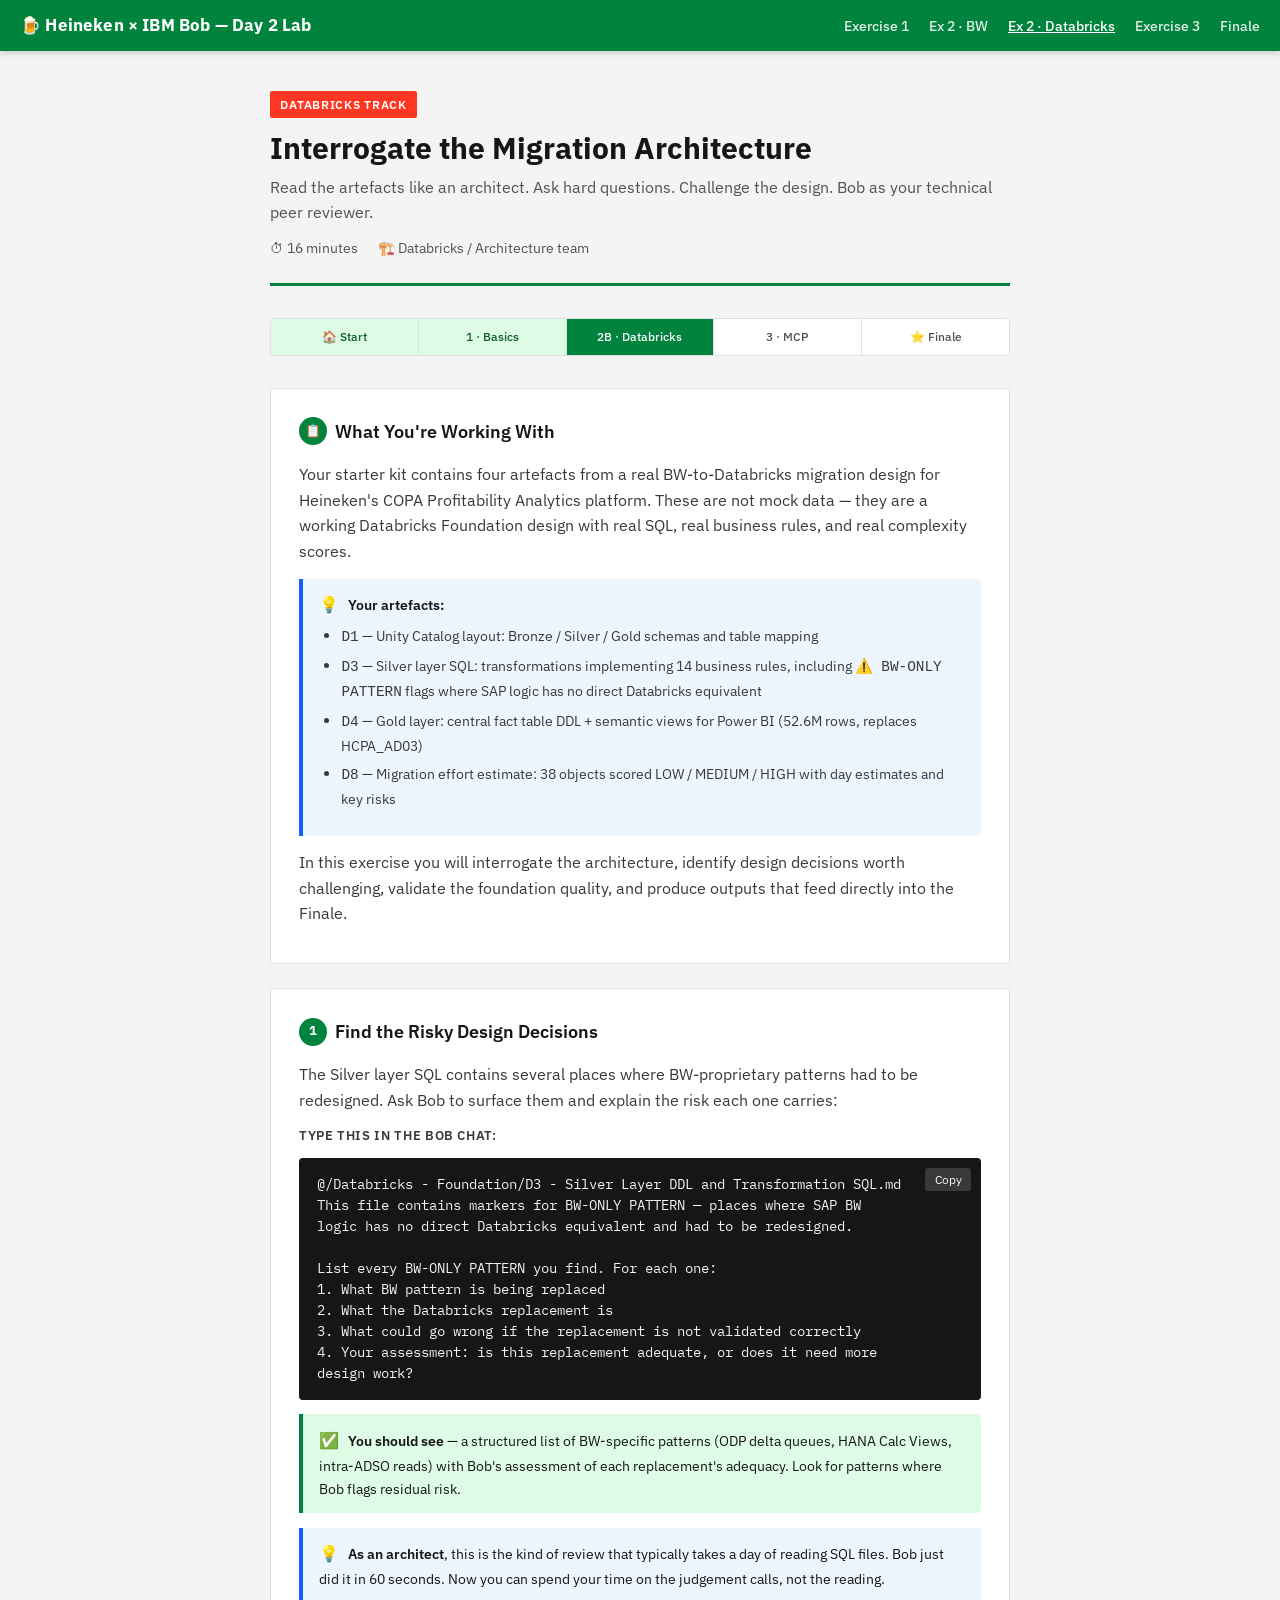
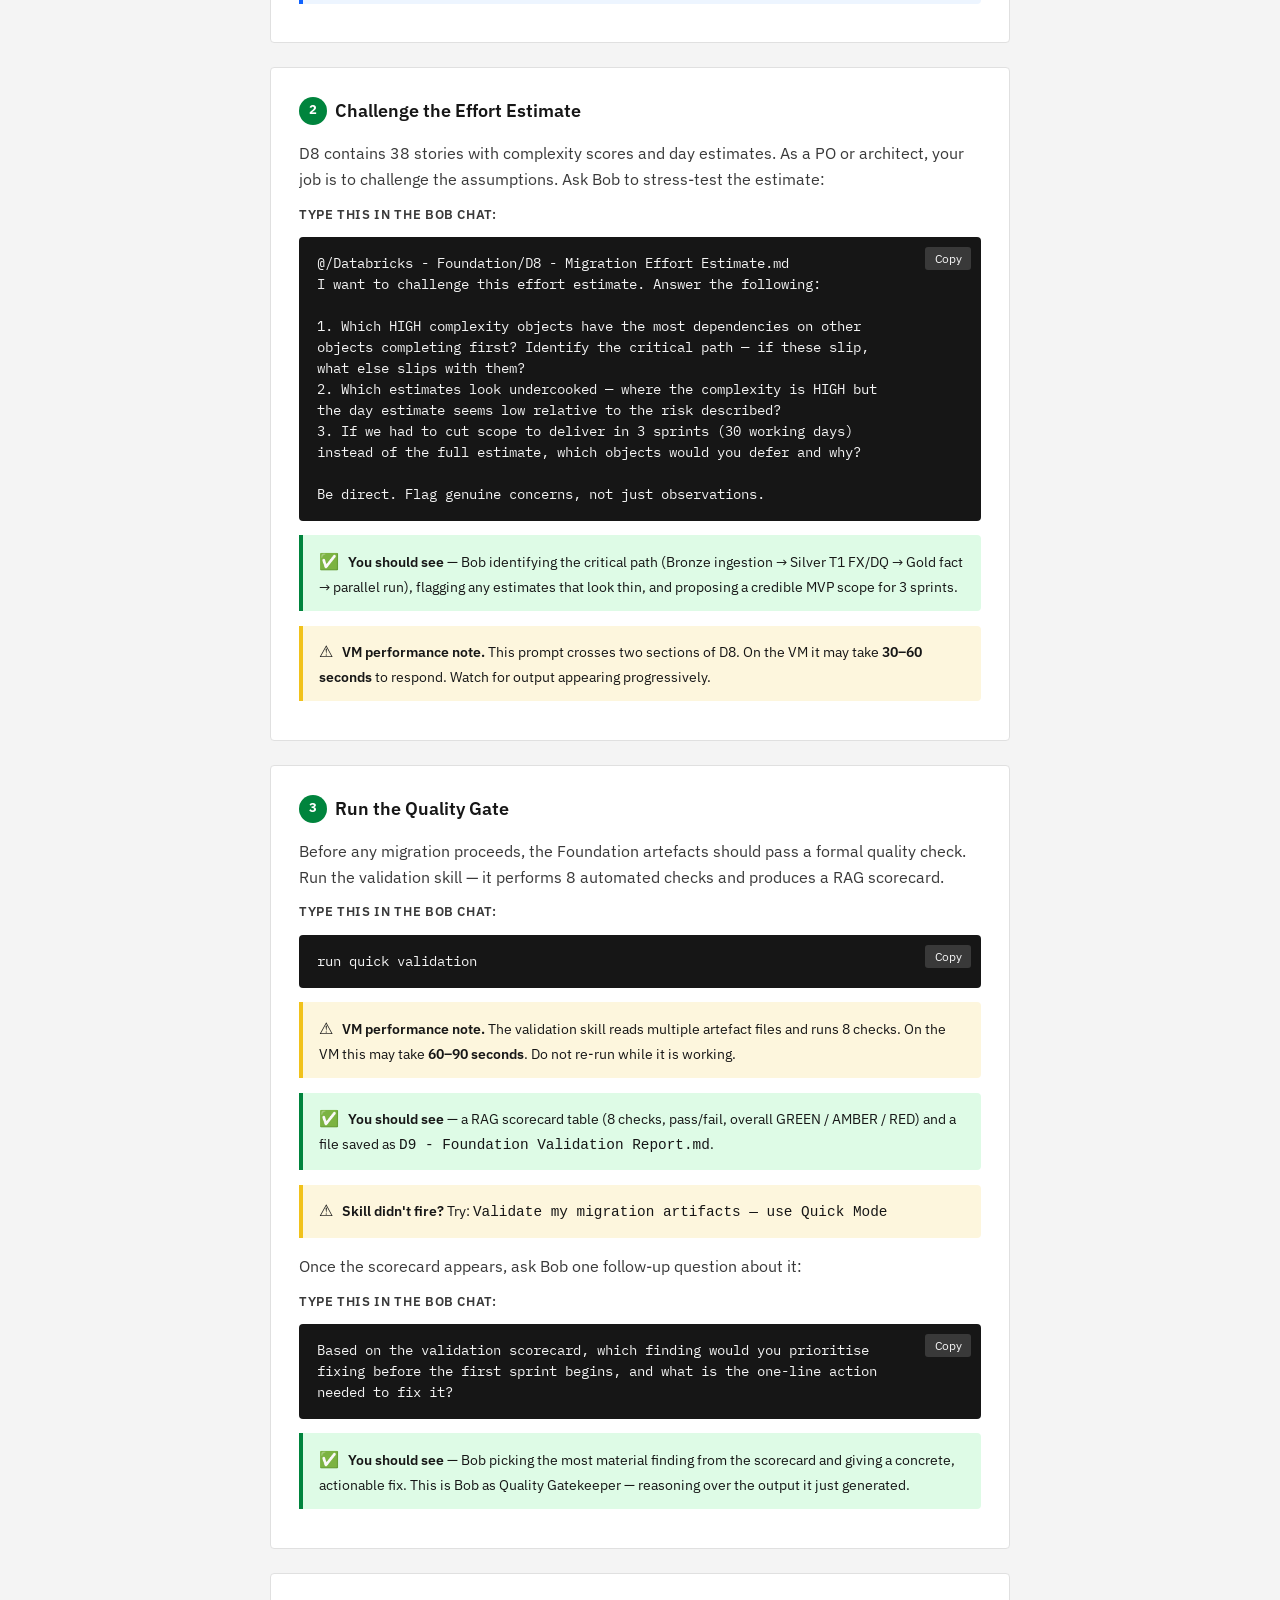
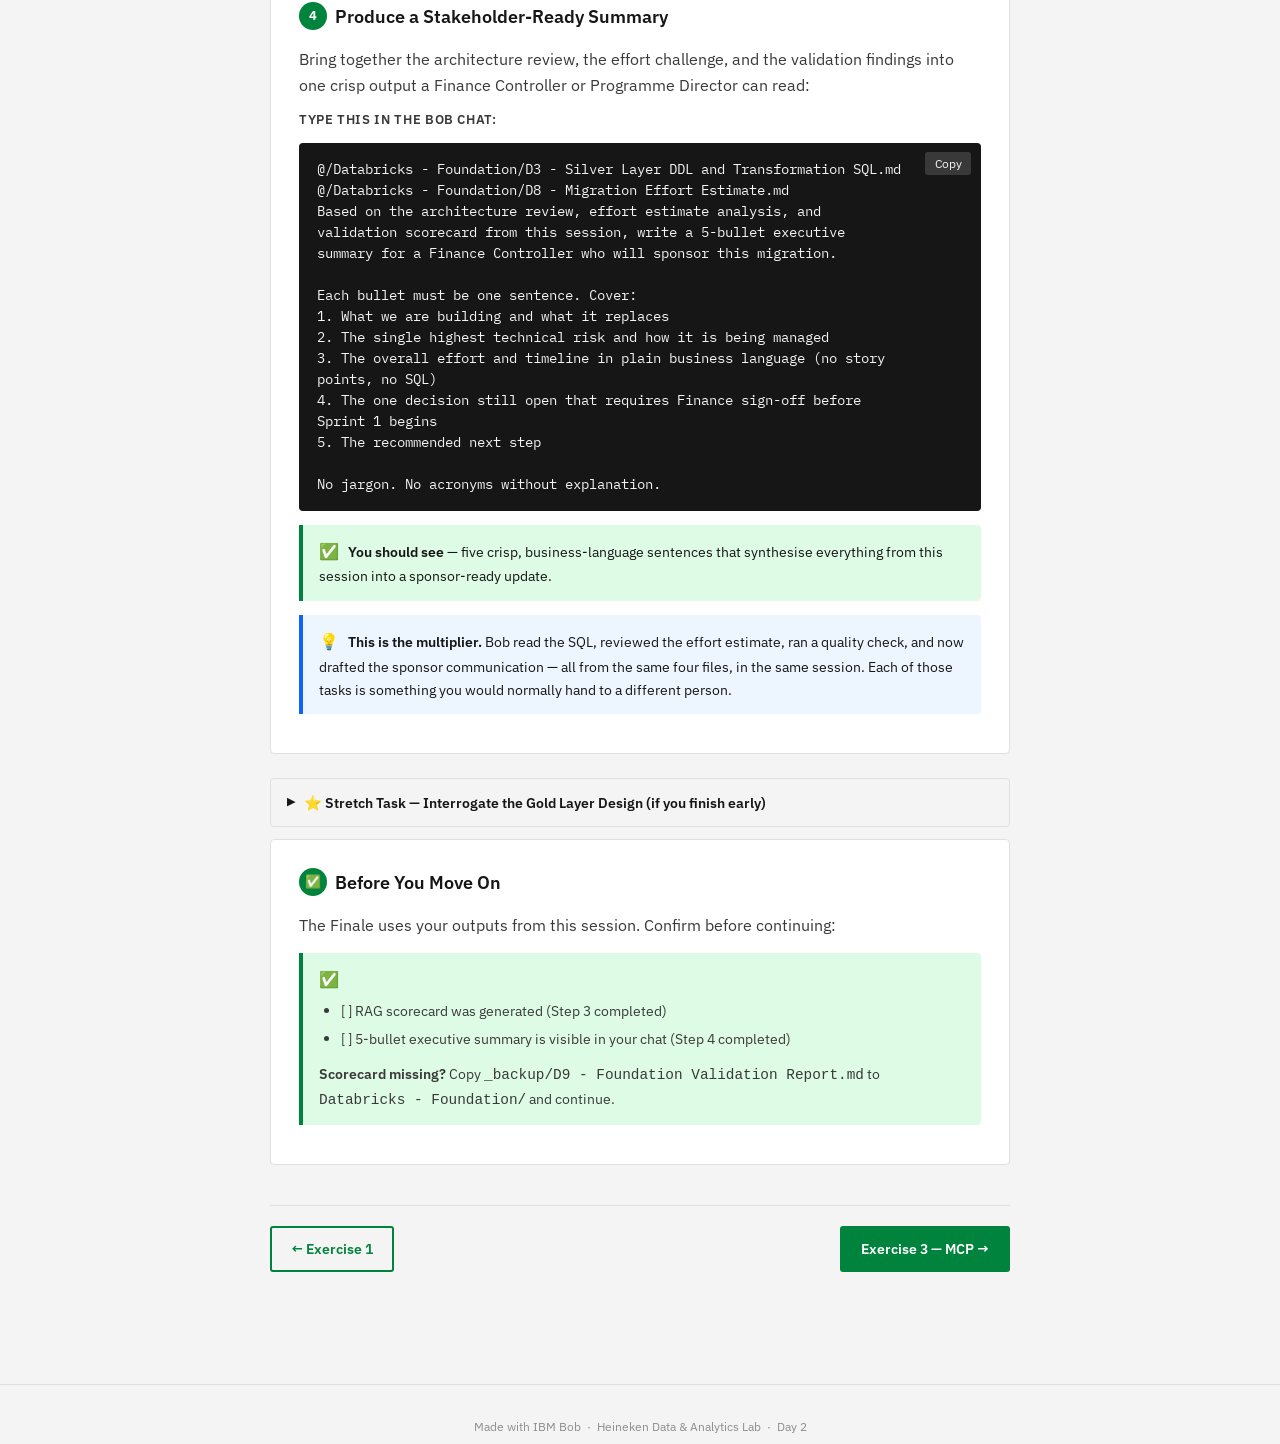
<file: ex2b-databricks.html>
<!DOCTYPE html>
<html lang="en">
<head>
  <meta charset="UTF-8" />
  <meta name="viewport" content="width=device-width, initial-scale=1.0" />
  <title>Exercise 2B — Databricks Track | IBM Bob Lab</title>
  <link rel="stylesheet" href="style.css" />
</head>
<body>

<nav class="top-nav">
  <a class="lab-logo" href="index.html">🍺 Heineken × IBM Bob — Day 2 Lab</a>
  <ul class="nav-links">
    <li><a href="ex1-basics.html">Exercise 1</a></li>
    <li><a href="ex2a-bw.html">Ex 2 · BW</a></li>
    <li><a href="ex2b-databricks.html" class="active">Ex 2 · Databricks</a></li>
    <li><a href="ex3-mcp.html">Exercise 3</a></li>
    <li><a href="ex4-wow.html">Finale</a></li>
  </ul>
</nav>

<div class="page-wrap">

  <header class="page-header">
    <span class="badge databricks">Databricks Track</span>
    <h1>Interrogate the Migration Architecture</h1>
    <p class="subtitle">Read the artefacts like an architect. Ask hard questions. Challenge the design. Bob as your technical peer reviewer.</p>
    <div class="meta">
      <span>⏱ 16 minutes</span>
      <span>🏗️ Databricks / Architecture team</span>
    </div>
  </header>

  <div class="progress-bar">
    <a class="step done" href="index.html">🏠 Start</a>
    <a class="step done" href="ex1-basics.html">1 · Basics</a>
    <span class="step active">2B · Databricks</span>
    <a class="step" href="ex3-mcp.html">3 · MCP</a>
    <a class="step" href="ex4-wow.html">⭐ Finale</a>
  </div>

  <!-- Context -->
  <div class="section">
    <h2><span class="step-num">📋</span> What You're Working With</h2>
    <p>Your starter kit contains four artefacts from a real BW-to-Databricks migration design for Heineken's COPA Profitability Analytics platform. These are not mock data — they are a working Databricks Foundation design with real SQL, real business rules, and real complexity scores.</p>

    <div class="callout tip">
      <span class="callout-icon">💡</span>
      <strong>Your artefacts:</strong>
      <ul style="margin-top:0.4rem">
        <li><code>D1</code> — Unity Catalog layout: Bronze / Silver / Gold schemas and table mapping</li>
        <li><code>D3</code> — Silver layer SQL: transformations implementing 14 business rules, including <code>⚠️ BW-ONLY PATTERN</code> flags where SAP logic has no direct Databricks equivalent</li>
        <li><code>D4</code> — Gold layer: central fact table DDL + semantic views for Power BI (52.6M rows, replaces HCPA_AD03)</li>
        <li><code>D8</code> — Migration effort estimate: 38 objects scored LOW / MEDIUM / HIGH with day estimates and key risks</li>
      </ul>
    </div>
    <p>In this exercise you will interrogate the architecture, identify design decisions worth challenging, validate the foundation quality, and produce outputs that feed directly into the Finale.</p>
  </div>

  <!-- Step 1 -->
  <div class="section">
    <h2><span class="step-num">1</span> Find the Risky Design Decisions</h2>
    <p>The Silver layer SQL contains several places where BW-proprietary patterns had to be redesigned. Ask Bob to surface them and explain the risk each one carries:</p>

    <p class="prompt-label">Type this in the Bob chat:</p>
    <div class="prompt-box">
      <pre>@/Databricks - Foundation/D3 - Silver Layer DDL and Transformation SQL.md
This file contains markers for BW-ONLY PATTERN — places where SAP BW logic has no direct Databricks equivalent and had to be redesigned.

List every BW-ONLY PATTERN you find. For each one:
1. What BW pattern is being replaced
2. What the Databricks replacement is
3. What could go wrong if the replacement is not validated correctly
4. Your assessment: is this replacement adequate, or does it need more design work?</pre>
      <button class="copy-btn">Copy</button>
    </div>

    <div class="callout check">
      <span class="callout-icon">✅</span>
      <strong>You should see</strong> — a structured list of BW-specific patterns (ODP delta queues, HANA Calc Views, intra-ADSO reads) with Bob's assessment of each replacement's adequacy. Look for patterns where Bob flags residual risk.
    </div>
    <div class="callout tip">
      <span class="callout-icon">💡</span>
      <strong>As an architect</strong>, this is the kind of review that typically takes a day of reading SQL files. Bob just did it in 60 seconds. Now you can spend your time on the judgement calls, not the reading.
    </div>
  </div>

  <!-- Step 2 -->
  <div class="section">
    <h2><span class="step-num">2</span> Challenge the Effort Estimate</h2>
    <p>D8 contains 38 stories with complexity scores and day estimates. As a PO or architect, your job is to challenge the assumptions. Ask Bob to stress-test the estimate:</p>

    <p class="prompt-label">Type this in the Bob chat:</p>
    <div class="prompt-box">
      <pre>@/Databricks - Foundation/D8 - Migration Effort Estimate.md
I want to challenge this effort estimate. Answer the following:

1. Which HIGH complexity objects have the most dependencies on other objects completing first? Identify the critical path — if these slip, what else slips with them?
2. Which estimates look undercooked — where the complexity is HIGH but the day estimate seems low relative to the risk described?
3. If we had to cut scope to deliver in 3 sprints (30 working days) instead of the full estimate, which objects would you defer and why?

Be direct. Flag genuine concerns, not just observations.</pre>
      <button class="copy-btn">Copy</button>
    </div>

    <div class="callout check">
      <span class="callout-icon">✅</span>
      <strong>You should see</strong> — Bob identifying the critical path (Bronze ingestion → Silver T1 FX/DQ → Gold fact → parallel run), flagging any estimates that look thin, and proposing a credible MVP scope for 3 sprints.
    </div>
    <div class="callout warning">
      <span class="callout-icon">⚠️</span>
      <strong>VM performance note.</strong> This prompt crosses two sections of D8. On the VM it may take <strong>30–60 seconds</strong> to respond. Watch for output appearing progressively.
    </div>
  </div>

  <!-- Step 3 -->
  <div class="section">
    <h2><span class="step-num">3</span> Run the Quality Gate</h2>
    <p>Before any migration proceeds, the Foundation artefacts should pass a formal quality check. Run the validation skill — it performs 8 automated checks and produces a RAG scorecard.</p>

    <p class="prompt-label">Type this in the Bob chat:</p>
    <div class="prompt-box">
      <pre>run quick validation</pre>
      <button class="copy-btn">Copy</button>
    </div>

    <div class="callout warning">
      <span class="callout-icon">⚠️</span>
      <strong>VM performance note.</strong> The validation skill reads multiple artefact files and runs 8 checks. On the VM this may take <strong>60–90 seconds</strong>. Do not re-run while it is working.
    </div>
    <div class="callout check">
      <span class="callout-icon">✅</span>
      <strong>You should see</strong> — a RAG scorecard table (8 checks, pass/fail, overall GREEN / AMBER / RED) and a file saved as <code>D9 - Foundation Validation Report.md</code>.
    </div>
    <div class="callout warning">
      <span class="callout-icon">⚠️</span>
      <strong>Skill didn't fire?</strong> Try: <code>Validate my migration artifacts — use Quick Mode</code>
    </div>

    <p style="margin-top:1rem">Once the scorecard appears, ask Bob one follow-up question about it:</p>
    <p class="prompt-label">Type this in the Bob chat:</p>
    <div class="prompt-box">
      <pre>Based on the validation scorecard, which finding would you prioritise fixing before the first sprint begins, and what is the one-line action needed to fix it?</pre>
      <button class="copy-btn">Copy</button>
    </div>
    <div class="callout check">
      <span class="callout-icon">✅</span>
      <strong>You should see</strong> — Bob picking the most material finding from the scorecard and giving a concrete, actionable fix. This is Bob as Quality Gatekeeper — reasoning over the output it just generated.
    </div>
  </div>

  <!-- Step 4 -->
  <div class="section">
    <h2><span class="step-num">4</span> Produce a Stakeholder-Ready Summary</h2>
    <p>Bring together the architecture review, the effort challenge, and the validation findings into one crisp output a Finance Controller or Programme Director can read:</p>

    <p class="prompt-label">Type this in the Bob chat:</p>
    <div class="prompt-box">
      <pre>@/Databricks - Foundation/D3 - Silver Layer DDL and Transformation SQL.md
@/Databricks - Foundation/D8 - Migration Effort Estimate.md
Based on the architecture review, effort estimate analysis, and validation scorecard from this session, write a 5-bullet executive summary for a Finance Controller who will sponsor this migration.

Each bullet must be one sentence. Cover:
1. What we are building and what it replaces
2. The single highest technical risk and how it is being managed
3. The overall effort and timeline in plain business language (no story points, no SQL)
4. The one decision still open that requires Finance sign-off before Sprint 1 begins
5. The recommended next step

No jargon. No acronyms without explanation.</pre>
      <button class="copy-btn">Copy</button>
    </div>

    <div class="callout check">
      <span class="callout-icon">✅</span>
      <strong>You should see</strong> — five crisp, business-language sentences that synthesise everything from this session into a sponsor-ready update.
    </div>
    <div class="callout tip">
      <span class="callout-icon">💡</span>
      <strong>This is the multiplier.</strong> Bob read the SQL, reviewed the effort estimate, ran a quality check, and now drafted the sponsor communication — all from the same four files, in the same session. Each of those tasks is something you would normally hand to a different person.
    </div>
  </div>

  <!-- Stretch -->
  <details class="optional">
    <summary>⭐ Stretch Task — Interrogate the Gold Layer Design (if you finish early)</summary>
    <div class="optional-body">
      <p>The Gold layer (D4) defines the central fact table that Power BI connects to. It implements BR-13 (Variance) and BR-14 (EBITDA) as SQL expressions. As an architect, ask Bob to stress-test the semantic design:</p>
      <p class="prompt-label">Type this in the Bob chat:</p>
      <div class="prompt-box">
        <pre>@/Databricks - Foundation/D4 - Gold Layer DDL and Views.md
Review the Gold layer design and answer:
1. The design implements EBITDA as: gross_margin minus cost_amt. What assumption does this make, and what could cause it to diverge from the Finance team's official EBITDA definition?
2. The copa_query_layer_vw has a 12-second SLA. What risks does a DirectQuery Power BI connection to a 52.6M row table carry, and what would you recommend to mitigate them?
3. Is there anything in this design that a Finance Controller should formally sign off on before go-live?</pre>
        <button class="copy-btn">Copy</button>
      </div>
    </div>
  </details>

  <!-- Pre-condition for Wow -->
  <div class="section">
    <h2><span class="step-num">✅</span> Before You Move On</h2>
    <p>The Finale uses your outputs from this session. Confirm before continuing:</p>
    <div class="callout check">
      <span class="callout-icon">✅</span>
      <ul style="margin-top:0.4rem">
        <li>[ ] RAG scorecard was generated (Step 3 completed)</li>
        <li>[ ] 5-bullet executive summary is visible in your chat (Step 4 completed)</li>
      </ul>
      <p style="margin-top:0.5rem"><strong>Scorecard missing?</strong> Copy <code>_backup/D9 - Foundation Validation Report.md</code> to <code>Databricks - Foundation/</code> and continue.</p>
    </div>
  </div>

  <div class="bottom-nav">
    <a class="btn btn-ghost" href="ex1-basics.html">← Exercise 1</a>
    <a class="btn btn-primary" href="ex3-mcp.html">Exercise 3 — MCP →</a>
  </div>

</div>

<footer class="site-footer">
  Made with IBM Bob &nbsp;·&nbsp; Heineken Data &amp; Analytics Lab &nbsp;·&nbsp; Day 2
</footer>
<script src="copy.js"></script>
</body>
</html>
</file>
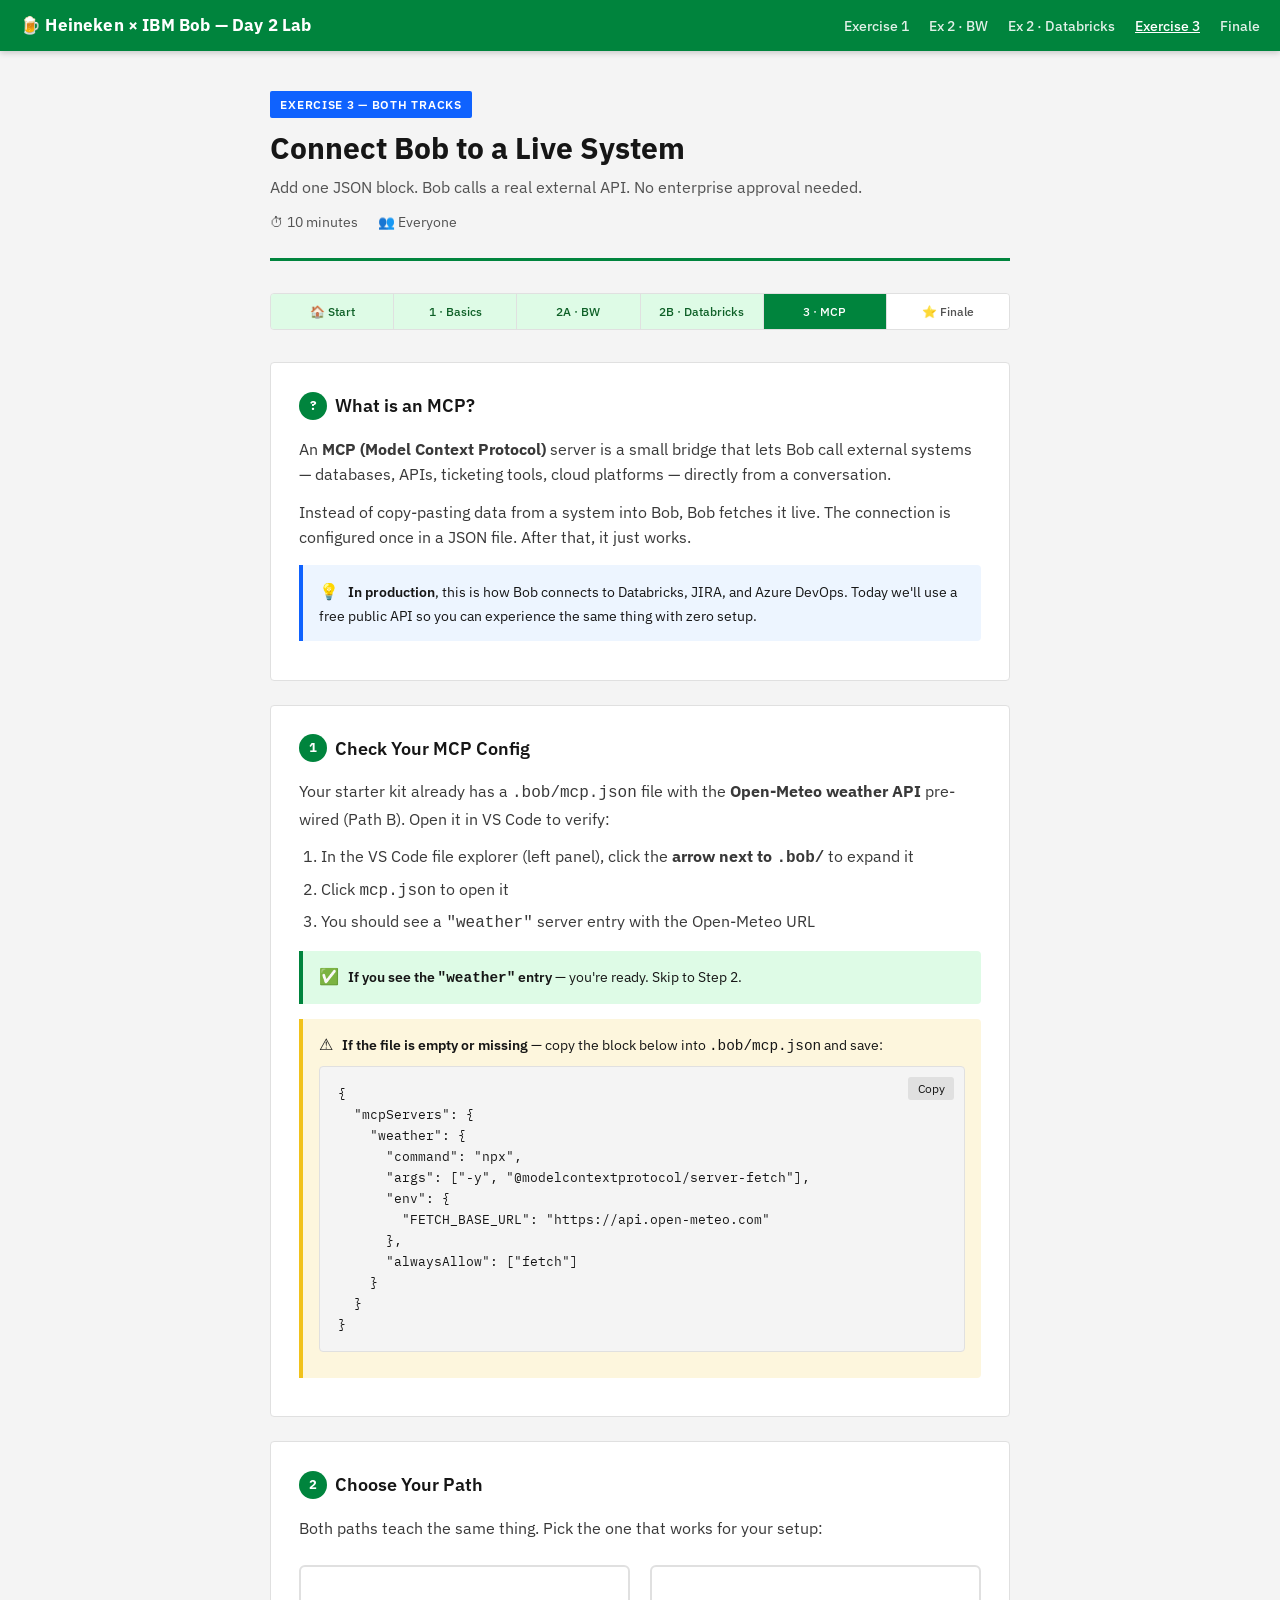
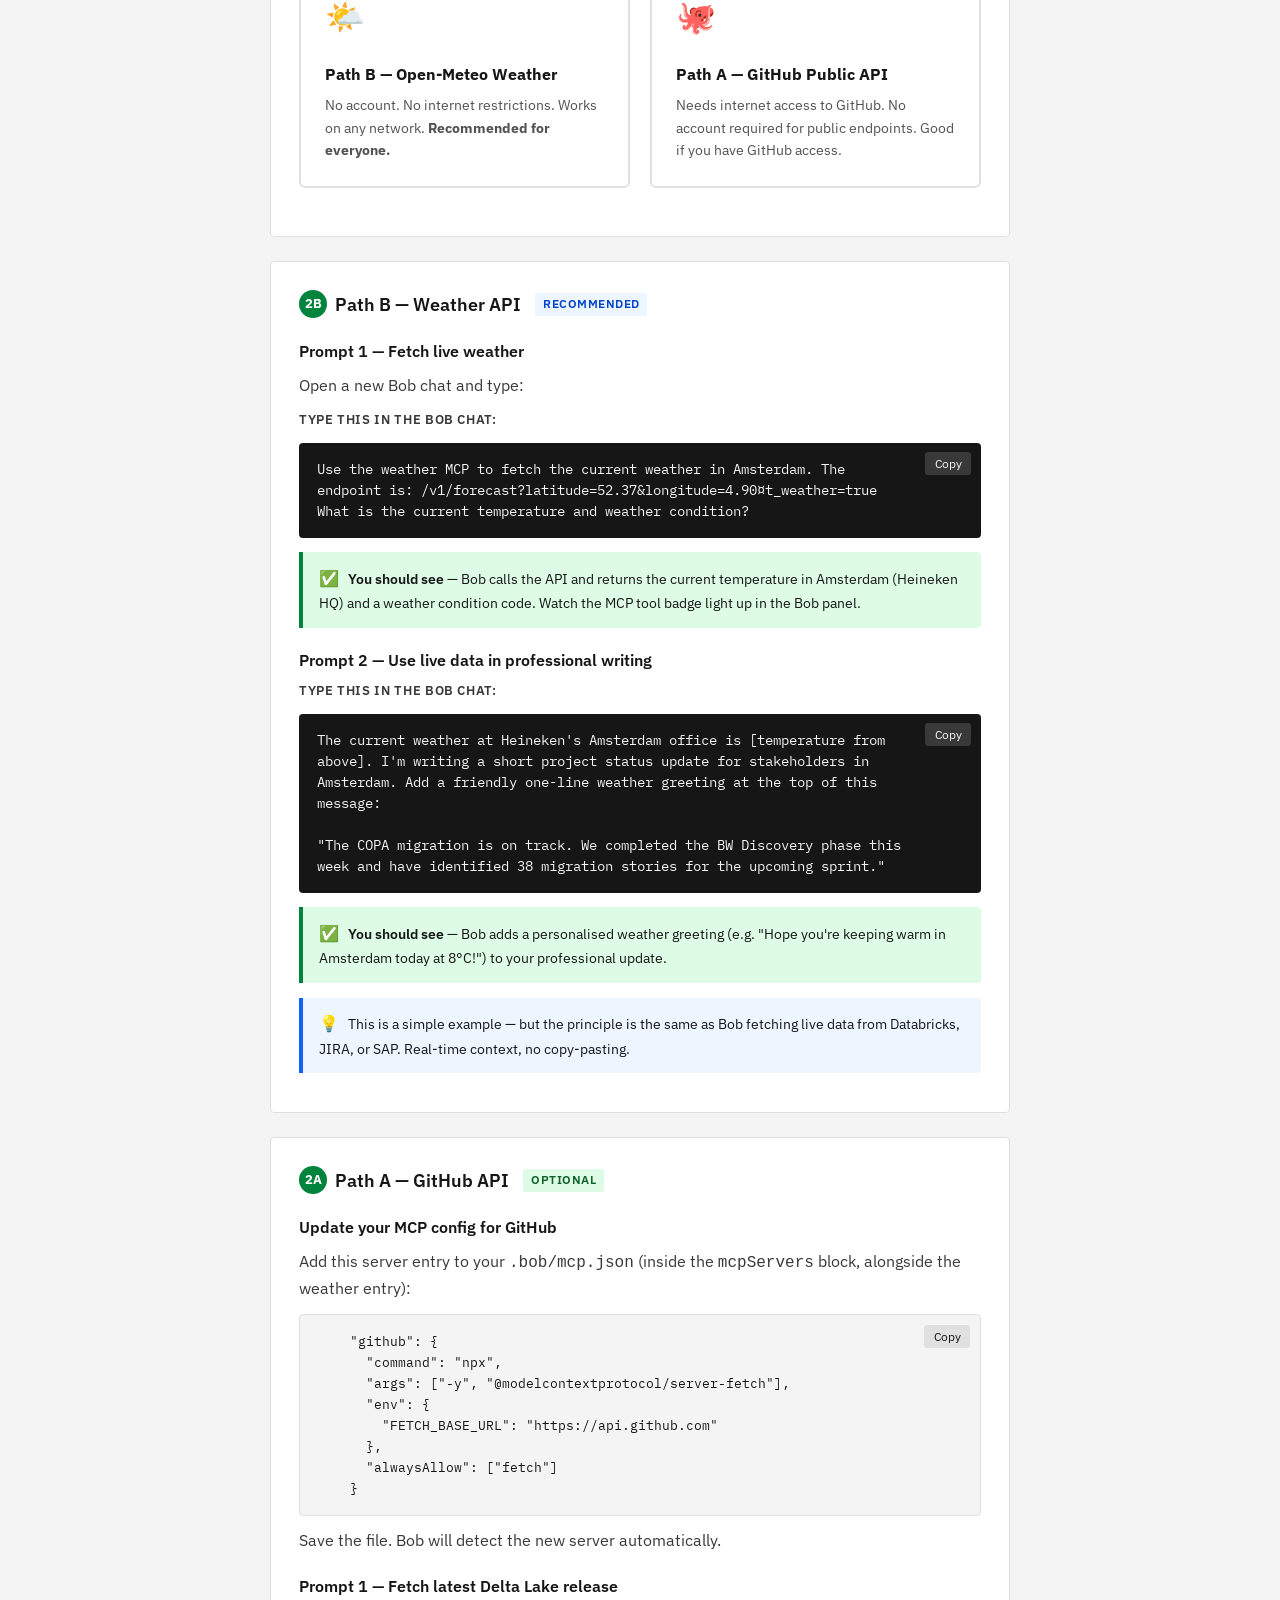
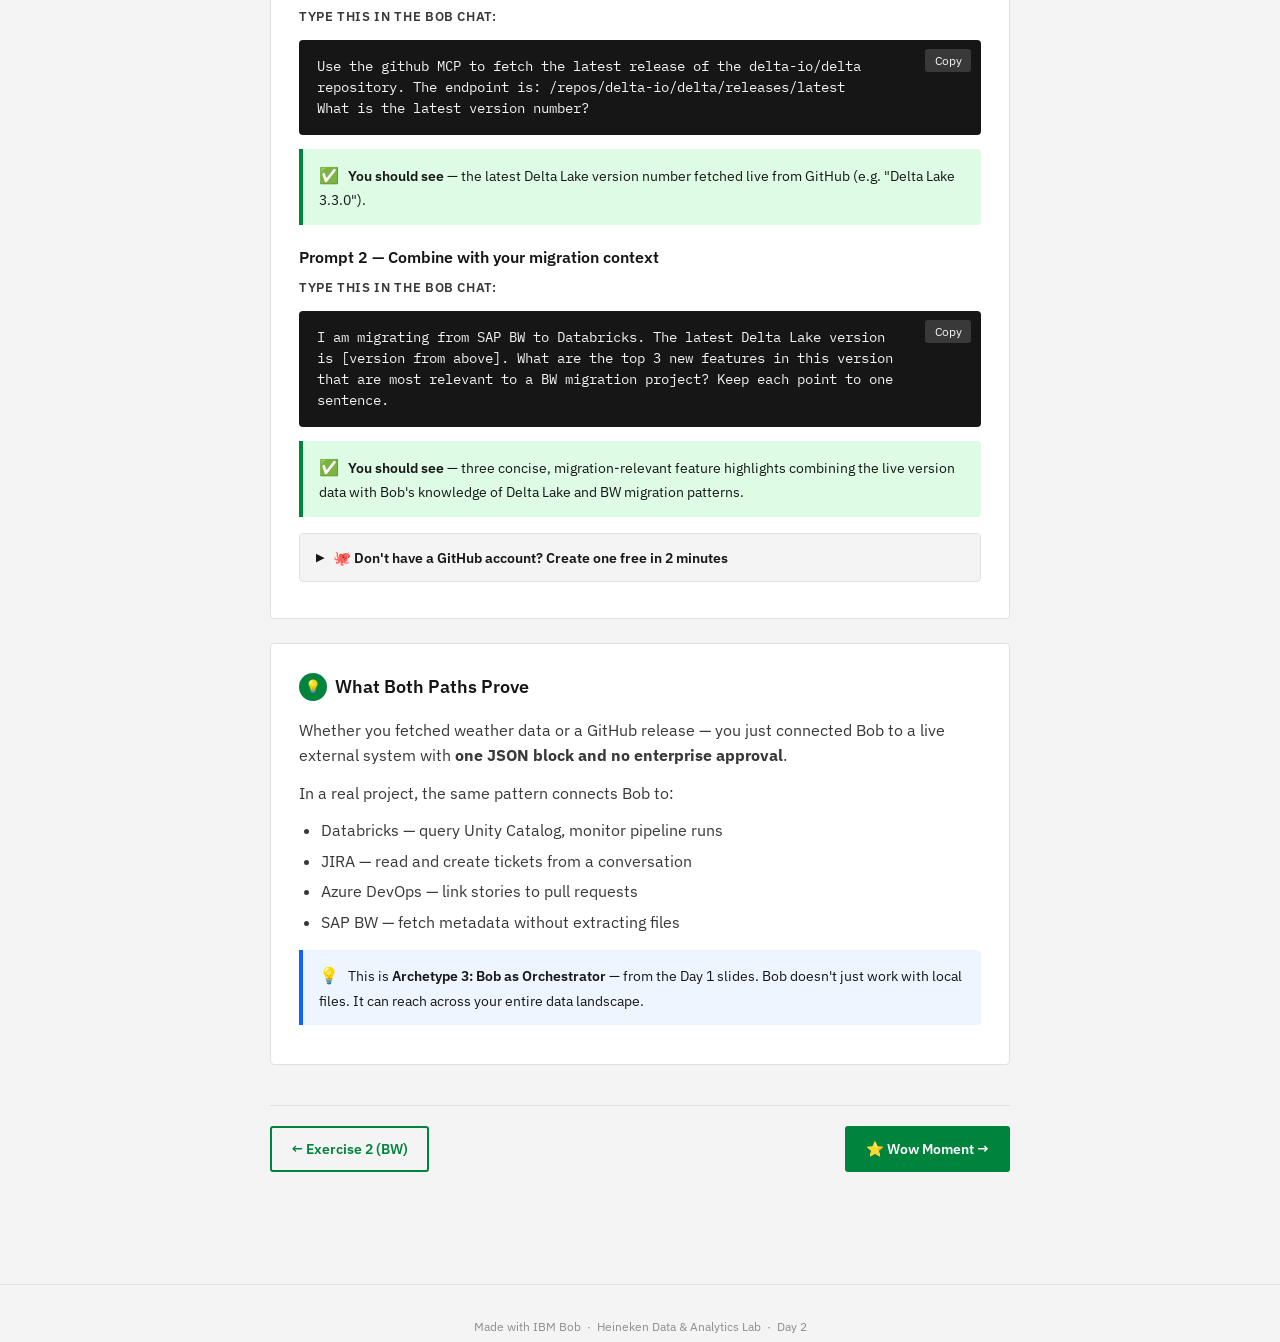
<file: ex3-mcp.html>
<!DOCTYPE html>
<html lang="en">
<head>
  <meta charset="UTF-8" />
  <meta name="viewport" content="width=device-width, initial-scale=1.0" />
  <title>Exercise 3 — MCP Connection | IBM Bob Lab</title>
  <link rel="stylesheet" href="style.css" />
</head>
<body>

<nav class="top-nav">
  <a class="lab-logo" href="index.html">🍺 Heineken × IBM Bob — Day 2 Lab</a>
  <ul class="nav-links">
    <li><a href="ex1-basics.html">Exercise 1</a></li>
    <li><a href="ex2a-bw.html">Ex 2 · BW</a></li>
    <li><a href="ex2b-databricks.html">Ex 2 · Databricks</a></li>
    <li><a href="ex3-mcp.html" class="active">Exercise 3</a></li>
    <li><a href="ex4-wow.html">Finale</a></li>
  </ul>
</nav>

<div class="page-wrap">

  <header class="page-header">
    <span class="badge both">Exercise 3 — Both Tracks</span>
    <h1>Connect Bob to a Live System</h1>
    <p class="subtitle">Add one JSON block. Bob calls a real external API. No enterprise approval needed.</p>
    <div class="meta">
      <span>⏱ 10 minutes</span>
      <span>👥 Everyone</span>
    </div>
  </header>

  <div class="progress-bar">
    <a class="step done" href="index.html">🏠 Start</a>
    <a class="step done" href="ex1-basics.html">1 · Basics</a>
    <a class="step done" href="ex2a-bw.html">2A · BW</a>
    <a class="step done" href="ex2b-databricks.html">2B · Databricks</a>
    <span class="step active">3 · MCP</span>
    <a class="step" href="ex4-wow.html">⭐ Finale</a>
  </div>

  <!-- What is MCP -->
  <div class="section">
    <h2><span class="step-num">?</span> What is an MCP?</h2>
    <p>An <strong>MCP (Model Context Protocol)</strong> server is a small bridge that lets Bob call external systems — databases, APIs, ticketing tools, cloud platforms — directly from a conversation.</p>
    <p>Instead of copy-pasting data from a system into Bob, Bob fetches it live. The connection is configured once in a JSON file. After that, it just works.</p>
    <div class="callout tip">
      <span class="callout-icon">💡</span>
      <strong>In production</strong>, this is how Bob connects to Databricks, JIRA, and Azure DevOps. Today we'll use a free public API so you can experience the same thing with zero setup.
    </div>
  </div>

  <!-- Step 1: Edit mcp.json -->
  <div class="section">
    <h2><span class="step-num">1</span> Check Your MCP Config</h2>
    <p>Your starter kit already has a <code>.bob/mcp.json</code> file with the <strong>Open-Meteo weather API</strong> pre-wired (Path B). Open it in VS Code to verify:</p>
    <ol>
      <li>In the VS Code file explorer (left panel), click the <strong>arrow next to <code>.bob/</code></strong> to expand it</li>
      <li>Click <code>mcp.json</code> to open it</li>
      <li>You should see a <code>"weather"</code> server entry with the Open-Meteo URL</li>
    </ol>
    <div class="callout check">
      <span class="callout-icon">✅</span>
      <strong>If you see the <code>"weather"</code> entry</strong> — you're ready. Skip to Step 2.
    </div>
    <div class="callout warning">
      <span class="callout-icon">⚠️</span>
      <strong>If the file is empty or missing</strong> — copy the block below into <code>.bob/mcp.json</code> and save:
      <div class="code-block" style="margin-top:0.5rem">
        <pre id="mcp-weather-json">{
  "mcpServers": {
    "weather": {
      "command": "npx",
      "args": ["-y", "@modelcontextprotocol/server-fetch"],
      "env": {
        "FETCH_BASE_URL": "https://api.open-meteo.com"
      },
      "alwaysAllow": ["fetch"]
    }
  }
}</pre>
        <button class="copy-btn" data-target="mcp-weather-json">Copy</button>
      </div>
    </div>
  </div>

  <!-- Pick your path -->
  <div class="section">
    <h2><span class="step-num">2</span> Choose Your Path</h2>
    <p>Both paths teach the same thing. Pick the one that works for your setup:</p>

    <div class="track-grid">
      <div class="track-card" style="cursor:default;">
        <span class="track-icon">🌤️</span>
        <h3>Path B — Open-Meteo Weather</h3>
        <p>No account. No internet restrictions. Works on any network. <strong>Recommended for everyone.</strong></p>
      </div>
      <div class="track-card" style="cursor:default;">
        <span class="track-icon">🐙</span>
        <h3>Path A — GitHub Public API</h3>
        <p>Needs internet access to GitHub. No account required for public endpoints. Good if you have GitHub access.</p>
      </div>
    </div>
  </div>

  <!-- PATH B -->
  <div class="section">
    <h2><span class="step-num">2B</span> Path B — Weather API <span class="tag both" style="margin-left:0.4rem;">Recommended</span></h2>

    <h3>Prompt 1 — Fetch live weather</h3>
    <p>Open a new Bob chat and type:</p>
    <p class="prompt-label">Type this in the Bob chat:</p>
    <div class="prompt-box">
      <pre>Use the weather MCP to fetch the current weather in Amsterdam. The endpoint is: /v1/forecast?latitude=52.37&longitude=4.90&current_weather=true
What is the current temperature and weather condition?</pre>
      <button class="copy-btn">Copy</button>
    </div>
    <div class="callout check">
      <span class="callout-icon">✅</span>
      <strong>You should see</strong> — Bob calls the API and returns the current temperature in Amsterdam (Heineken HQ) and a weather condition code. Watch the MCP tool badge light up in the Bob panel.
    </div>

    <h3 style="margin-top:1.25rem">Prompt 2 — Use live data in professional writing</h3>
    <p class="prompt-label">Type this in the Bob chat:</p>
    <div class="prompt-box">
      <pre>The current weather at Heineken's Amsterdam office is [temperature from above]. I'm writing a short project status update for stakeholders in Amsterdam. Add a friendly one-line weather greeting at the top of this message:

"The COPA migration is on track. We completed the BW Discovery phase this week and have identified 38 migration stories for the upcoming sprint."</pre>
      <button class="copy-btn">Copy</button>
    </div>
    <div class="callout check">
      <span class="callout-icon">✅</span>
      <strong>You should see</strong> — Bob adds a personalised weather greeting (e.g. "Hope you're keeping warm in Amsterdam today at 8°C!") to your professional update.
    </div>
    <div class="callout tip">
      <span class="callout-icon">💡</span>
      This is a simple example — but the principle is the same as Bob fetching live data from Databricks, JIRA, or SAP. Real-time context, no copy-pasting.
    </div>
  </div>

  <!-- PATH A -->
  <div class="section">
    <h2><span class="step-num">2A</span> Path A — GitHub API <span class="tag bw" style="margin-left:0.4rem;">Optional</span></h2>

    <h3>Update your MCP config for GitHub</h3>
    <p>Add this server entry to your <code>.bob/mcp.json</code> (inside the <code>mcpServers</code> block, alongside the weather entry):</p>
    <div class="code-block">
      <pre id="mcp-github-json">    "github": {
      "command": "npx",
      "args": ["-y", "@modelcontextprotocol/server-fetch"],
      "env": {
        "FETCH_BASE_URL": "https://api.github.com"
      },
      "alwaysAllow": ["fetch"]
    }</pre>
      <button class="copy-btn" data-target="mcp-github-json">Copy</button>
    </div>
    <p>Save the file. Bob will detect the new server automatically.</p>

    <h3 style="margin-top:1.25rem">Prompt 1 — Fetch latest Delta Lake release</h3>
    <p class="prompt-label">Type this in the Bob chat:</p>
    <div class="prompt-box">
      <pre>Use the github MCP to fetch the latest release of the delta-io/delta repository. The endpoint is: /repos/delta-io/delta/releases/latest
What is the latest version number?</pre>
      <button class="copy-btn">Copy</button>
    </div>
    <div class="callout check">
      <span class="callout-icon">✅</span>
      <strong>You should see</strong> — the latest Delta Lake version number fetched live from GitHub (e.g. "Delta Lake 3.3.0").
    </div>

    <h3 style="margin-top:1.25rem">Prompt 2 — Combine with your migration context</h3>
    <p class="prompt-label">Type this in the Bob chat:</p>
    <div class="prompt-box">
      <pre>I am migrating from SAP BW to Databricks. The latest Delta Lake version is [version from above]. What are the top 3 new features in this version that are most relevant to a BW migration project? Keep each point to one sentence.</pre>
      <button class="copy-btn">Copy</button>
    </div>
    <div class="callout check">
      <span class="callout-icon">✅</span>
      <strong>You should see</strong> — three concise, migration-relevant feature highlights combining the live version data with Bob's knowledge of Delta Lake and BW migration patterns.
    </div>

    <!-- GitHub account optional section -->
    <details class="optional" style="margin-top:1rem">
      <summary>🐙 Don't have a GitHub account? Create one free in 2 minutes</summary>
      <div class="optional-body">
        <p><strong>You don't need this today</strong> — the public API works without an account. But a free GitHub account is worth having.</p>
        <ol>
          <li>Go to <a href="https://github.com/signup" target="_blank">github.com/signup</a></li>
          <li>Enter any personal email — the free tier is all you need</li>
          <li>Choose a username and verify your email</li>
          <li>Done — the GitHub API works immediately</li>
        </ol>
        <div class="callout tip" style="margin-top:0.75rem">
          <span class="callout-icon">💡</span>
          <strong>Why it's useful:</strong> You can store your Bob workspace rules and skills in a GitHub repo and share them with your whole team. One repo = one consistent Bob setup for everyone.
        </div>
        <p class="muted" style="margin-top:0.5rem">⚠️ This is completely optional. Use Path B (Weather) if you prefer.</p>
      </div>
    </details>
  </div>

  <!-- Convergence -->
  <div class="section">
    <h2><span class="step-num">💡</span> What Both Paths Prove</h2>
    <p>Whether you fetched weather data or a GitHub release — you just connected Bob to a live external system with <strong>one JSON block and no enterprise approval</strong>.</p>
    <p>In a real project, the same pattern connects Bob to:</p>
    <ul>
      <li>Databricks — query Unity Catalog, monitor pipeline runs</li>
      <li>JIRA — read and create tickets from a conversation</li>
      <li>Azure DevOps — link stories to pull requests</li>
      <li>SAP BW — fetch metadata without extracting files</li>
    </ul>
    <div class="callout tip">
      <span class="callout-icon">💡</span>
      This is <strong>Archetype 3: Bob as Orchestrator</strong> — from the Day 1 slides. Bob doesn't just work with local files. It can reach across your entire data landscape.
    </div>
  </div>

  <div class="bottom-nav">
    <a class="btn btn-ghost" href="ex2a-bw.html">← Exercise 2 (BW)</a>
    <a class="btn btn-primary" href="ex4-wow.html">⭐ Wow Moment →</a>
  </div>

</div>

<footer class="site-footer">
  Made with IBM Bob &nbsp;·&nbsp; Heineken Data &amp; Analytics Lab &nbsp;·&nbsp; Day 2
</footer>
<script src="copy.js"></script>
</body>
</html>
</file>
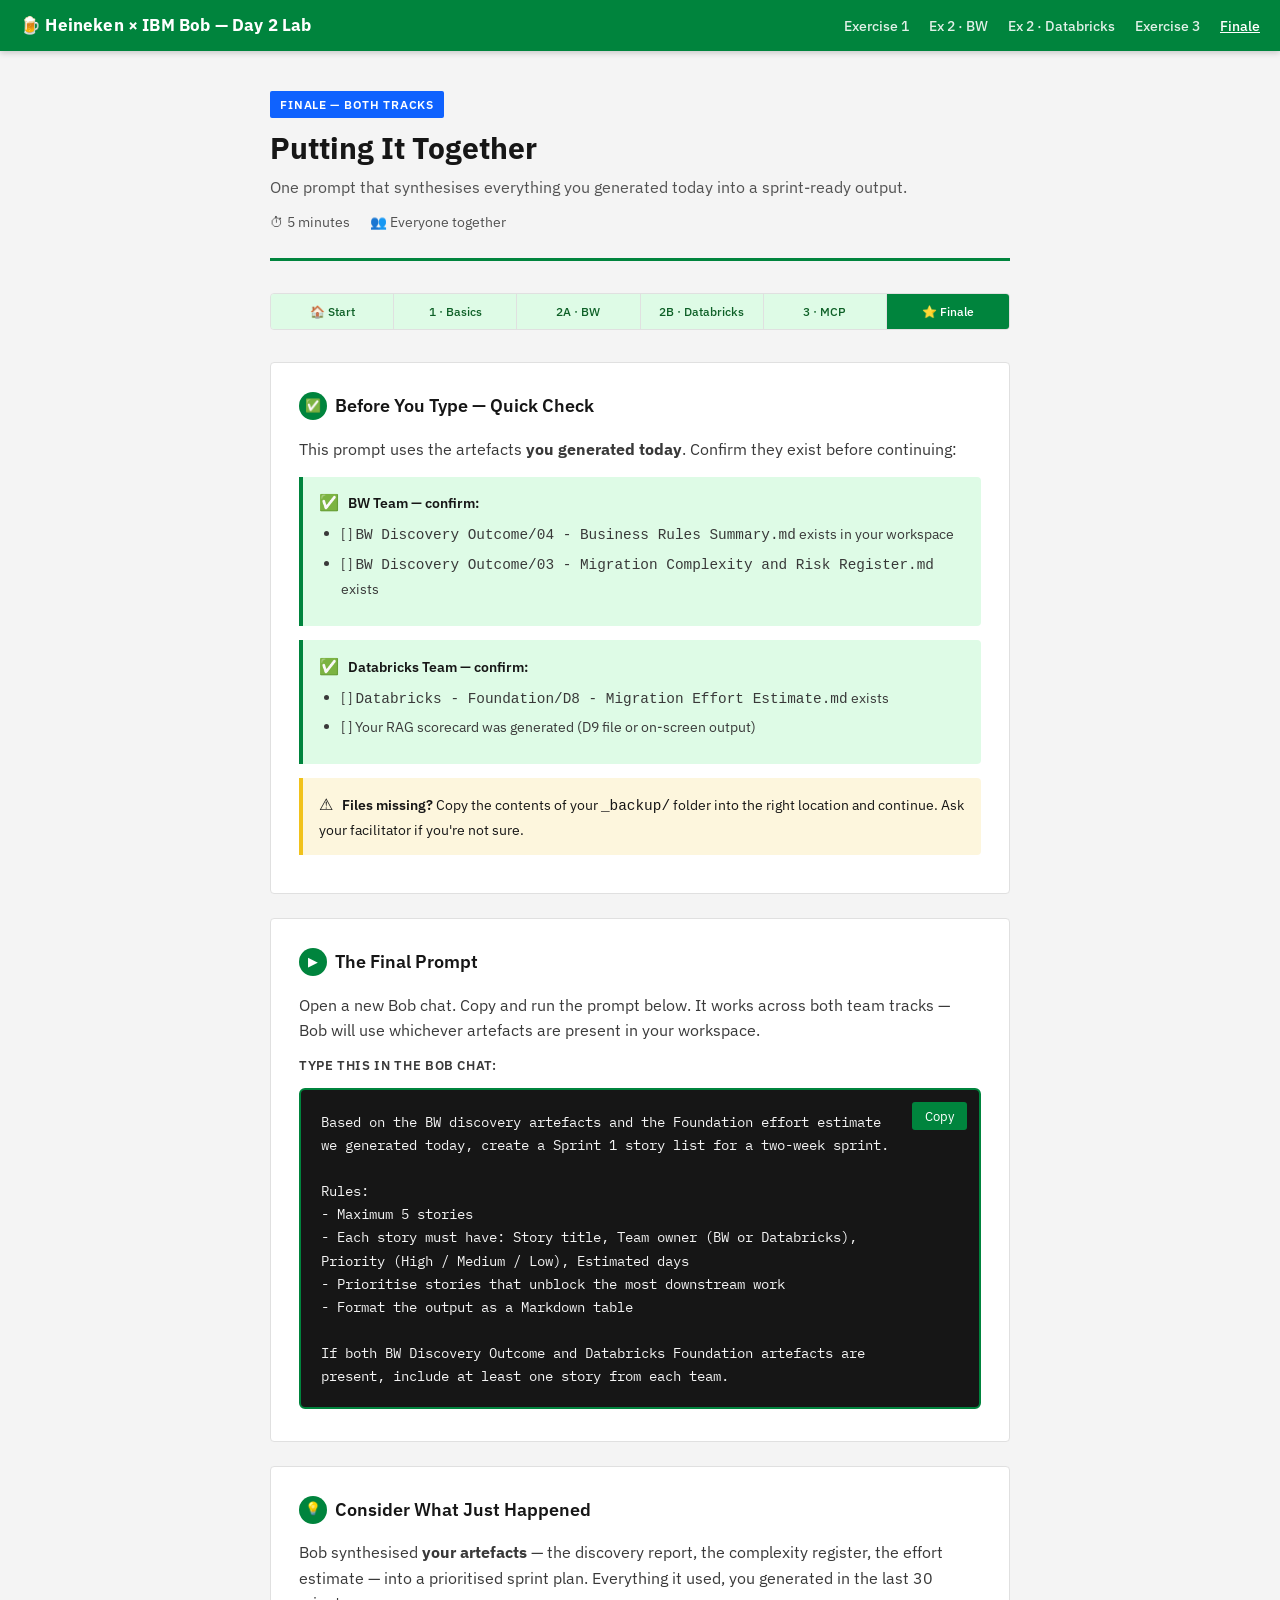
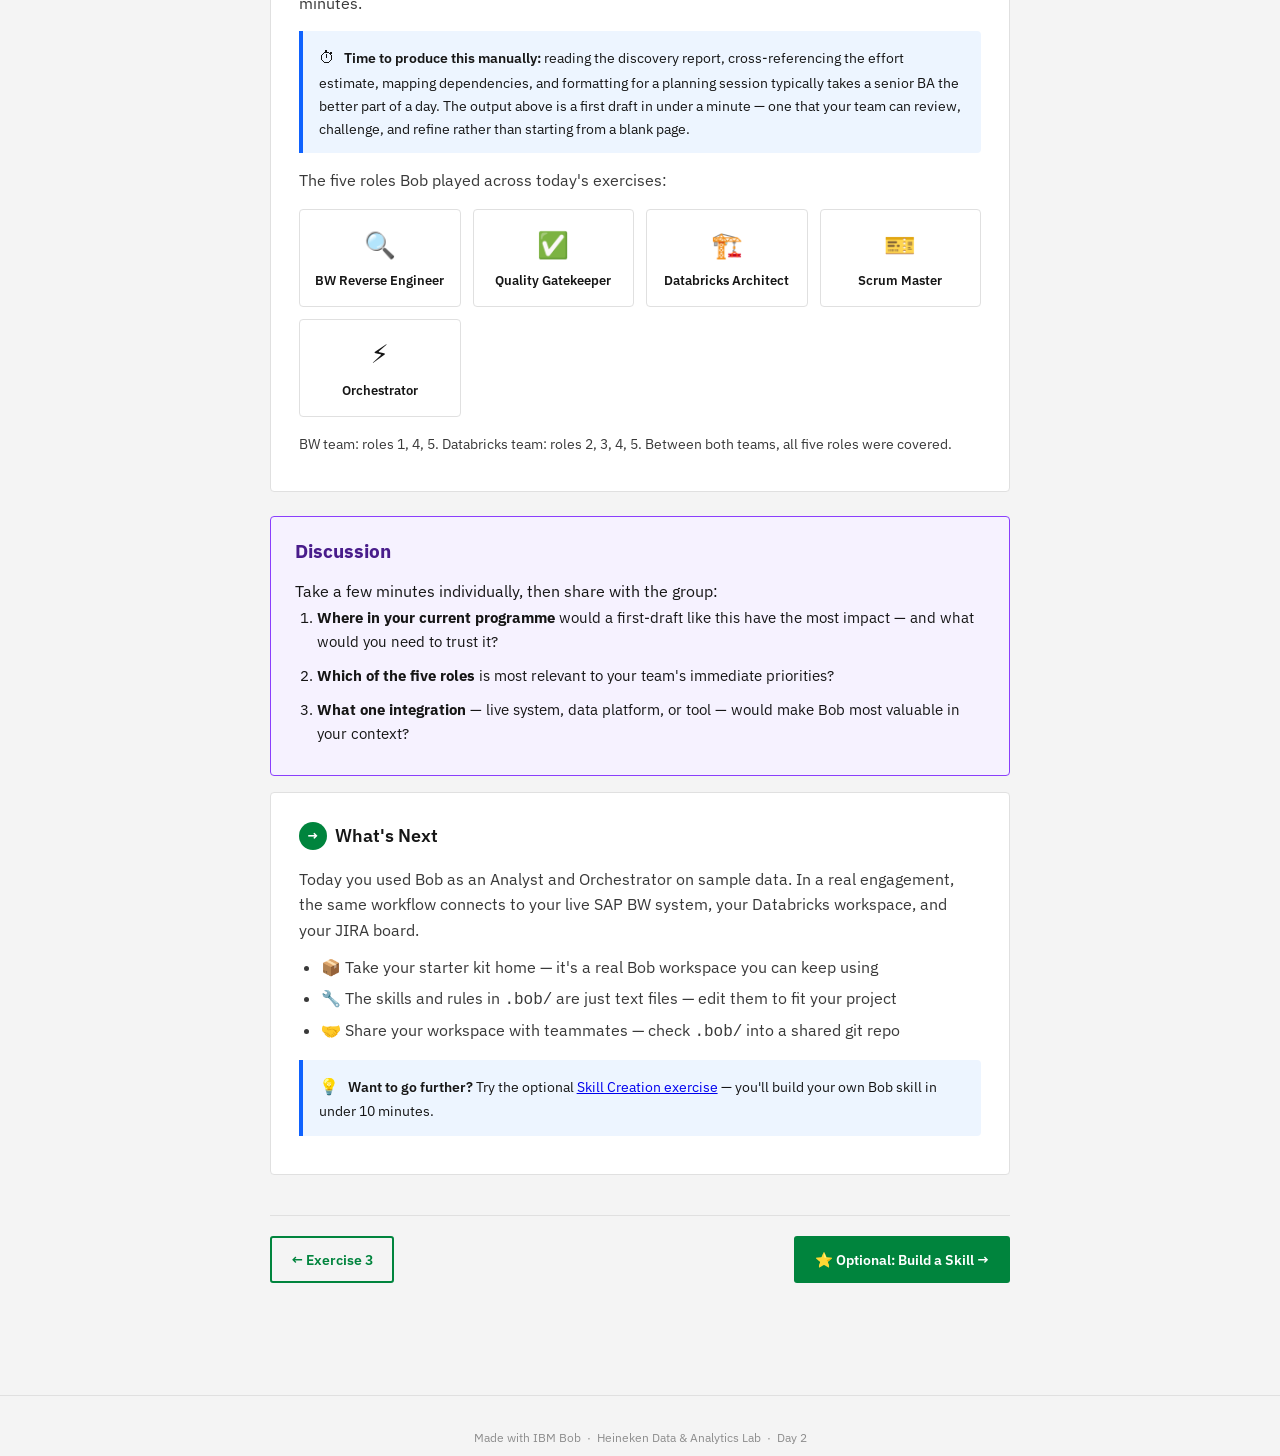
<file: ex4-wow.html>
<!DOCTYPE html>
<html lang="en">
<head>
  <meta charset="UTF-8" />
  <meta name="viewport" content="width=device-width, initial-scale=1.0" />
  <title>Wow Moment — Finale | IBM Bob Lab</title>
  <link rel="stylesheet" href="style.css" />
  <style>
    .countdown {
      text-align: center;
      font-size: 3.5rem;
      font-weight: 700;
      color: #00843d;
      margin: 1rem 0;
      letter-spacing: 0.04em;
    }
    .wow-prompt-box {
      background: #161616;
      border: 2px solid #00843d;
      border-radius: 6px;
      padding: 1.25rem 1.25rem;
      margin: 0.75rem 0 0.5rem;
      position: relative;
    }
    .wow-prompt-box pre {
      font-family: 'IBM Plex Mono', 'Consolas', monospace;
      font-size: 0.9rem;
      color: #f4f4f4;
      white-space: pre-wrap;
      word-break: break-word;
      line-height: 1.6;
      margin: 0;
      padding-right: 3.5rem;
    }
    .wow-prompt-box .copy-btn {
      position: absolute;
      top: 0.75rem;
      right: 0.75rem;
      background: #00843d;
      color: #fff;
      border: none;
      border-radius: 3px;
      padding: 0.35rem 0.8rem;
      font-size: 0.8rem;
      font-family: 'IBM Plex Sans', sans-serif;
      cursor: pointer;
      transition: background 0.15s;
    }
    .wow-prompt-box .copy-btn:hover  { background: #005a29; }
    .wow-prompt-box .copy-btn.copied { background: #0f62fe; }
    .role-grid {
      display: grid;
      grid-template-columns: repeat(auto-fit, minmax(140px, 1fr));
      gap: 0.75rem;
      margin: 1rem 0;
    }
    .role-card {
      border: 1px solid #e0e0e0;
      border-radius: 4px;
      padding: 0.9rem;
      text-align: center;
      background: #fff;
    }
    .role-card .role-icon { font-size: 1.6rem; display: block; margin-bottom: 0.35rem; }
    .role-card .role-name { font-size: 0.8rem; font-weight: 600; }
    .reflection-card {
      background: #f6f2ff;
      border: 1px solid #8a3ffc;
      border-radius: 4px;
      padding: 1.25rem 1.5rem;
      margin: 1rem 0;
    }
    .reflection-card h3 { margin-bottom: 0.75rem; color: #491d8b; }
    .reflection-card ol { padding-left: 1.4rem; }
    .reflection-card li { margin-bottom: 0.6rem; font-size: 0.95rem; }
  </style>
</head>
<body>

<nav class="top-nav">
  <a class="lab-logo" href="index.html">🍺 Heineken × IBM Bob — Day 2 Lab</a>
  <ul class="nav-links">
    <li><a href="ex1-basics.html">Exercise 1</a></li>
    <li><a href="ex2a-bw.html">Ex 2 · BW</a></li>
    <li><a href="ex2b-databricks.html">Ex 2 · Databricks</a></li>
    <li><a href="ex3-mcp.html">Exercise 3</a></li>
    <li><a href="ex4-wow.html" class="active">Finale</a></li>
  </ul>
</nav>

<div class="page-wrap">

  <header class="page-header">
    <span class="badge both">Finale — Both Tracks</span>
    <h1>Putting It Together</h1>
    <p class="subtitle">One prompt that synthesises everything you generated today into a sprint-ready output.</p>
    <div class="meta">
      <span>⏱ 5 minutes</span>
      <span>👥 Everyone together</span>
    </div>
  </header>

  <div class="progress-bar">
    <a class="step done" href="index.html">🏠 Start</a>
    <a class="step done" href="ex1-basics.html">1 · Basics</a>
    <a class="step done" href="ex2a-bw.html">2A · BW</a>
    <a class="step done" href="ex2b-databricks.html">2B · Databricks</a>
    <a class="step done" href="ex3-mcp.html">3 · MCP</a>
    <span class="step active">⭐ Finale</span>
  </div>

  <!-- Pre-condition check -->
  <div class="section">
    <h2><span class="step-num">✅</span> Before You Type — Quick Check</h2>
    <p>This prompt uses the artefacts <strong>you generated today</strong>. Confirm they exist before continuing:</p>

    <div class="callout check">
      <span class="callout-icon">✅</span>
      <strong>BW Team — confirm:</strong>
      <ul style="margin-top:0.4rem">
        <li>[ ] <code>BW Discovery Outcome/04 - Business Rules Summary.md</code> exists in your workspace</li>
        <li>[ ] <code>BW Discovery Outcome/03 - Migration Complexity and Risk Register.md</code> exists</li>
      </ul>
    </div>

    <div class="callout check">
      <span class="callout-icon">✅</span>
      <strong>Databricks Team — confirm:</strong>
      <ul style="margin-top:0.4rem">
        <li>[ ] <code>Databricks - Foundation/D8 - Migration Effort Estimate.md</code> exists</li>
        <li>[ ] Your RAG scorecard was generated (D9 file or on-screen output)</li>
      </ul>
    </div>

    <div class="callout warning">
      <span class="callout-icon">⚠️</span>
      <strong>Files missing?</strong> Copy the contents of your <code>_backup/</code> folder into the right location and continue. Ask your facilitator if you're not sure.
    </div>
  </div>

  <!-- Final prompt -->
  <div class="section">
    <h2><span class="step-num">▶</span> The Final Prompt</h2>
    <p>Open a new Bob chat. Copy and run the prompt below. It works across both team tracks — Bob will use whichever artefacts are present in your workspace.</p>

    <p class="prompt-label">Type this in the Bob chat:</p>
    <div class="wow-prompt-box">
      <pre id="wow-final-prompt">Based on the BW discovery artefacts and the Foundation effort estimate we generated today, create a Sprint 1 story list for a two-week sprint.

Rules:
- Maximum 5 stories
- Each story must have: Story title, Team owner (BW or Databricks), Priority (High / Medium / Low), Estimated days
- Prioritise stories that unblock the most downstream work
- Format the output as a Markdown table

If both BW Discovery Outcome and Databricks Foundation artefacts are present, include at least one story from each team.</pre>
      <button class="copy-btn" data-target="wow-final-prompt">Copy</button>
    </div>
  </div>

  <!-- Reflect -->
  <div class="section">
    <h2><span class="step-num">💡</span> Consider What Just Happened</h2>
    <p>Bob synthesised <strong>your artefacts</strong> — the discovery report, the complexity register, the effort estimate — into a prioritised sprint plan. Everything it used, you generated in the last 30 minutes.</p>

    <div class="callout tip">
      <span class="callout-icon">⏱</span>
      <strong>Time to produce this manually:</strong> reading the discovery report, cross-referencing the effort estimate, mapping dependencies, and formatting for a planning session typically takes a senior BA the better part of a day. The output above is a first draft in under a minute — one that your team can review, challenge, and refine rather than starting from a blank page.
    </div>

    <p>The five roles Bob played across today's exercises:</p>

    <div class="role-grid">
      <div class="role-card">
        <span class="role-icon">🔍</span>
        <div class="role-name">BW Reverse Engineer</div>
      </div>
      <div class="role-card">
        <span class="role-icon">✅</span>
        <div class="role-name">Quality Gatekeeper</div>
      </div>
      <div class="role-card">
        <span class="role-icon">🏗️</span>
        <div class="role-name">Databricks Architect</div>
      </div>
      <div class="role-card">
        <span class="role-icon">🎫</span>
        <div class="role-name">Scrum Master</div>
      </div>
      <div class="role-card">
        <span class="role-icon">⚡</span>
        <div class="role-name">Orchestrator</div>
      </div>
    </div>

    <p class="muted" style="margin-top:0.5rem">BW team: roles 1, 4, 5. Databricks team: roles 2, 3, 4, 5. Between both teams, all five roles were covered.</p>
  </div>

  <!-- Reflection card -->
  <div class="reflection-card">
    <h3>Discussion</h3>
    <p>Take a few minutes individually, then share with the group:</p>
    <ol>
      <li><strong>Where in your current programme</strong> would a first-draft like this have the most impact — and what would you need to trust it?</li>
      <li><strong>Which of the five roles</strong> is most relevant to your team's immediate priorities?</li>
      <li><strong>What one integration</strong> — live system, data platform, or tool — would make Bob most valuable in your context?</li>
    </ol>
  </div>

  <!-- What's next -->
  <div class="section">
    <h2><span class="step-num">→</span> What's Next</h2>
    <p>Today you used Bob as an Analyst and Orchestrator on sample data. In a real engagement, the same workflow connects to your live SAP BW system, your Databricks workspace, and your JIRA board.</p>
    <ul>
      <li>📦 Take your starter kit home — it's a real Bob workspace you can keep using</li>
      <li>🔧 The skills and rules in <code>.bob/</code> are just text files — edit them to fit your project</li>
      <li>🤝 Share your workspace with teammates — check <code>.bob/</code> into a shared git repo</li>
    </ul>
    <div class="callout tip">
      <span class="callout-icon">💡</span>
      <strong>Want to go further?</strong> Try the optional <a href="stretch-skill.html">Skill Creation exercise</a> — you'll build your own Bob skill in under 10 minutes.
    </div>
  </div>

  <div class="bottom-nav">
    <a class="btn btn-ghost" href="ex3-mcp.html">← Exercise 3</a>
    <a class="btn btn-primary" href="stretch-skill.html">⭐ Optional: Build a Skill →</a>
  </div>

</div>

<footer class="site-footer">
  Made with IBM Bob &nbsp;·&nbsp; Heineken Data &amp; Analytics Lab &nbsp;·&nbsp; Day 2
</footer>
<script src="copy.js"></script>
</body>
</html>
</file>
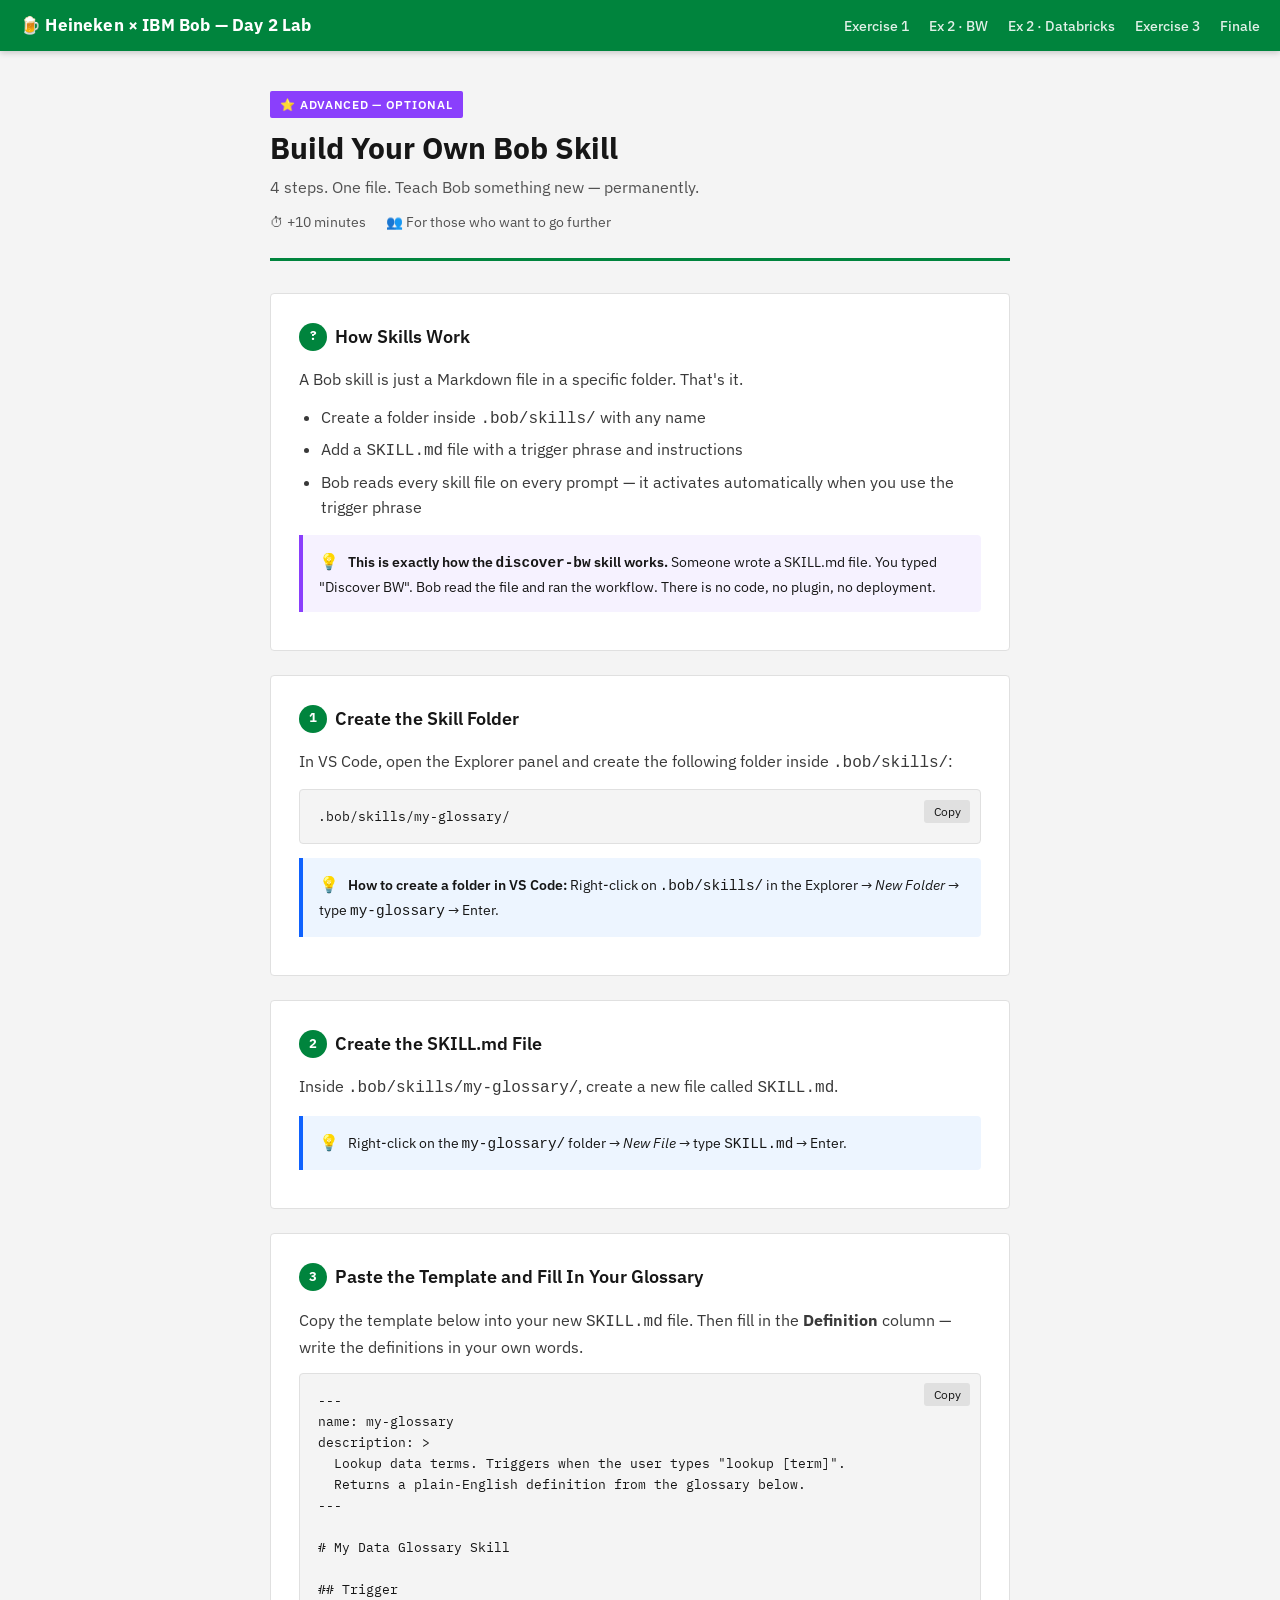
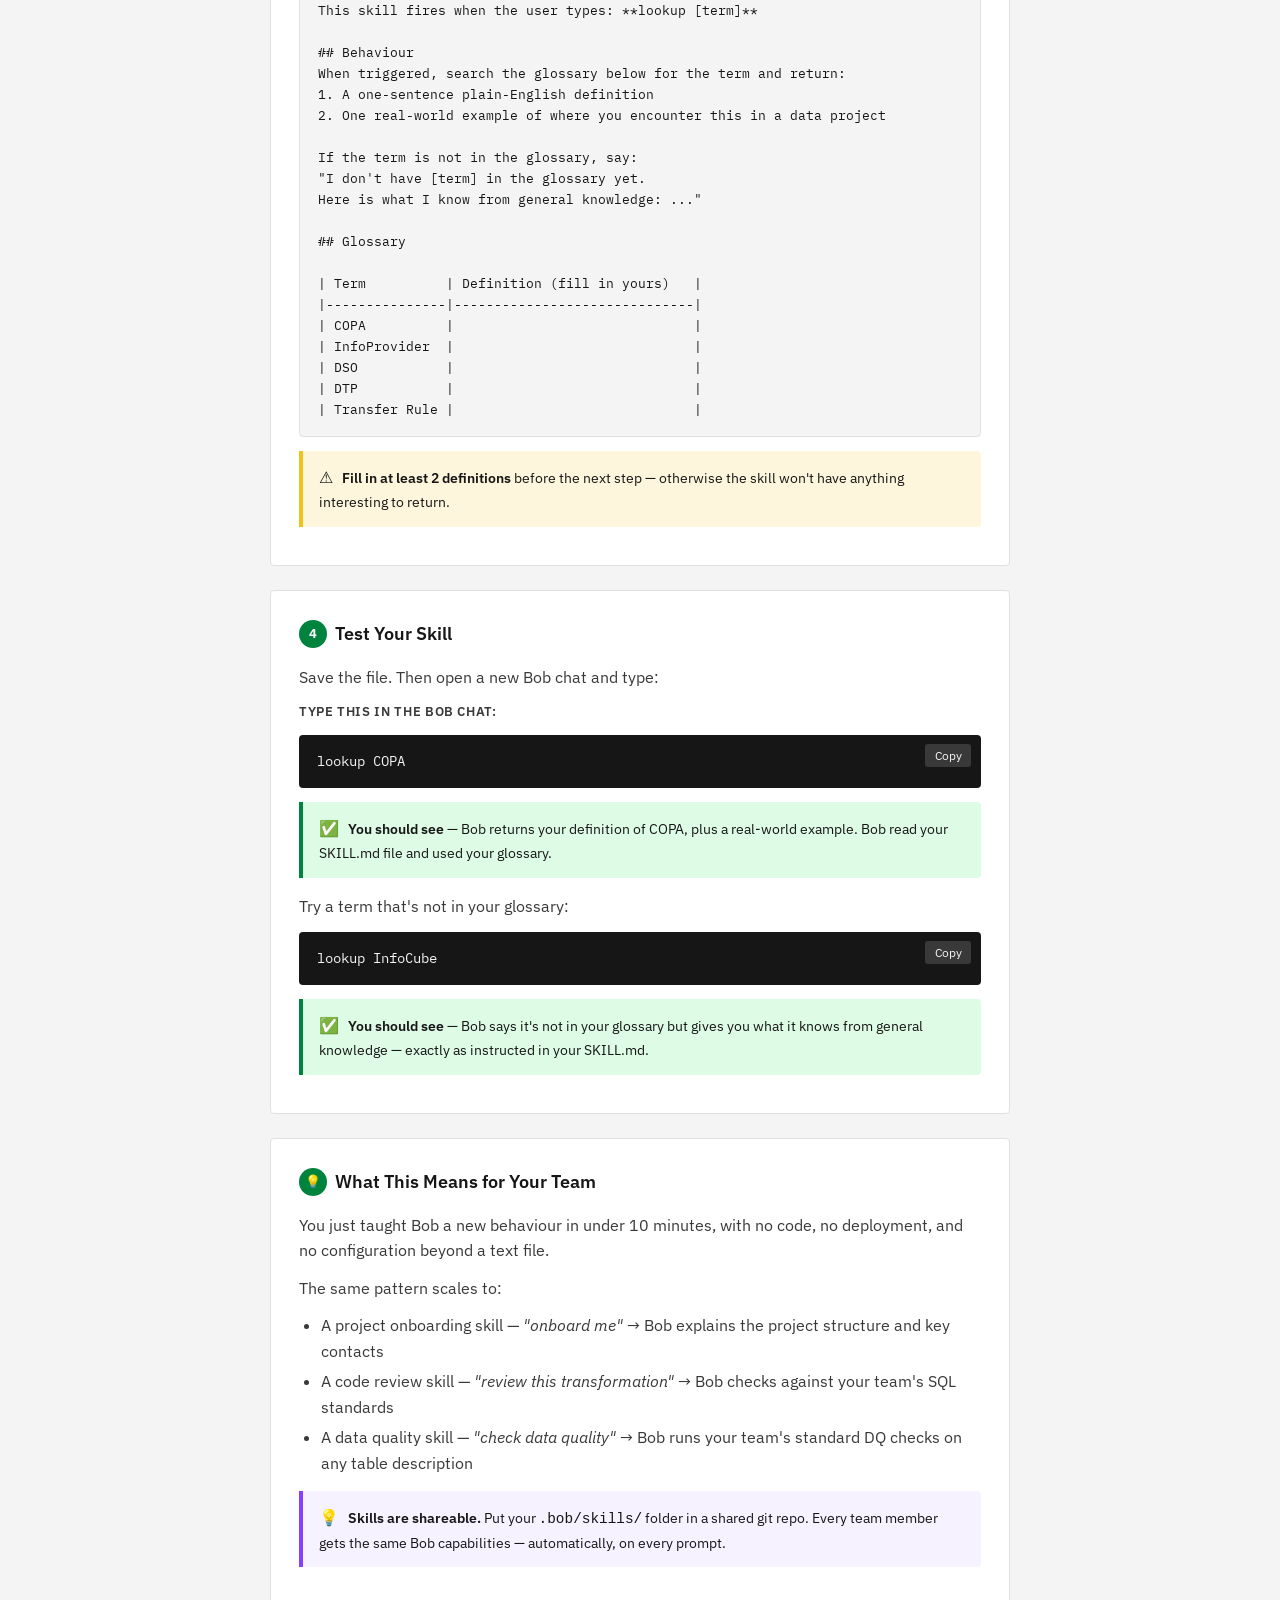
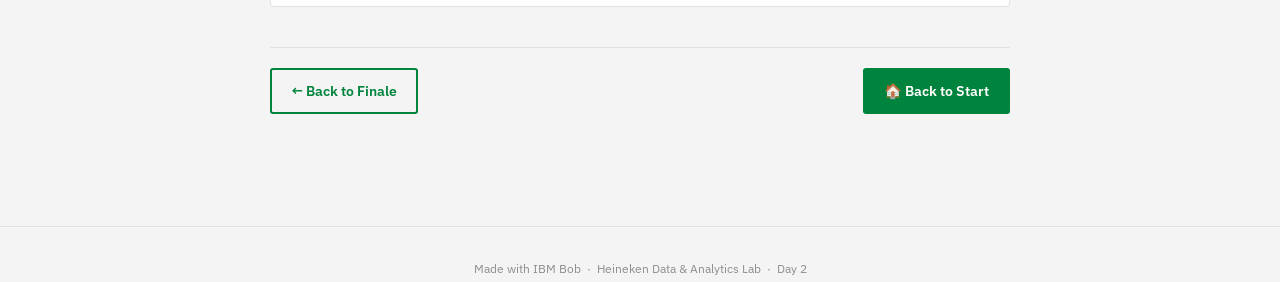
<file: stretch-skill.html>
<!DOCTYPE html>
<html lang="en">
<head>
  <meta charset="UTF-8" />
  <meta name="viewport" content="width=device-width, initial-scale=1.0" />
  <title>Build Your Own Skill — Advanced | IBM Bob Lab</title>
  <link rel="stylesheet" href="style.css" />
</head>
<body>

<nav class="top-nav">
  <a class="lab-logo" href="index.html">🍺 Heineken × IBM Bob — Day 2 Lab</a>
  <ul class="nav-links">
    <li><a href="ex1-basics.html">Exercise 1</a></li>
    <li><a href="ex2a-bw.html">Ex 2 · BW</a></li>
    <li><a href="ex2b-databricks.html">Ex 2 · Databricks</a></li>
    <li><a href="ex3-mcp.html">Exercise 3</a></li>
    <li><a href="ex4-wow.html">Finale</a></li>
  </ul>
</nav>

<div class="page-wrap">

  <header class="page-header">
    <span class="badge advanced">⭐ Advanced — Optional</span>
    <h1>Build Your Own Bob Skill</h1>
    <p class="subtitle">4 steps. One file. Teach Bob something new — permanently.</p>
    <div class="meta">
      <span>⏱ +10 minutes</span>
      <span>👥 For those who want to go further</span>
    </div>
  </header>

  <!-- How skills work -->
  <div class="section">
    <h2><span class="step-num">?</span> How Skills Work</h2>
    <p>A Bob skill is just a Markdown file in a specific folder. That's it.</p>
    <ul>
      <li>Create a folder inside <code>.bob/skills/</code> with any name</li>
      <li>Add a <code>SKILL.md</code> file with a trigger phrase and instructions</li>
      <li>Bob reads every skill file on every prompt — it activates automatically when you use the trigger phrase</li>
    </ul>
    <div class="callout info">
      <span class="callout-icon">💡</span>
      <strong>This is exactly how the <code>discover-bw</code> skill works.</strong> Someone wrote a SKILL.md file. You typed "Discover BW". Bob read the file and ran the workflow. There is no code, no plugin, no deployment.
    </div>
  </div>

  <!-- Step 1 -->
  <div class="section">
    <h2><span class="step-num">1</span> Create the Skill Folder</h2>
    <p>In VS Code, open the Explorer panel and create the following folder inside <code>.bob/skills/</code>:</p>
    <div class="code-block">
      <pre>.bob/skills/my-glossary/</pre>
      <button class="copy-btn">Copy</button>
    </div>
    <div class="callout tip">
      <span class="callout-icon">💡</span>
      <strong>How to create a folder in VS Code:</strong> Right-click on <code>.bob/skills/</code> in the Explorer → <em>New Folder</em> → type <code>my-glossary</code> → Enter.
    </div>
  </div>

  <!-- Step 2 -->
  <div class="section">
    <h2><span class="step-num">2</span> Create the SKILL.md File</h2>
    <p>Inside <code>.bob/skills/my-glossary/</code>, create a new file called <code>SKILL.md</code>.</p>
    <div class="callout tip">
      <span class="callout-icon">💡</span>
      Right-click on the <code>my-glossary/</code> folder → <em>New File</em> → type <code>SKILL.md</code> → Enter.
    </div>
  </div>

  <!-- Step 3 -->
  <div class="section">
    <h2><span class="step-num">3</span> Paste the Template and Fill In Your Glossary</h2>
    <p>Copy the template below into your new <code>SKILL.md</code> file. Then fill in the <strong>Definition</strong> column — write the definitions in your own words.</p>

    <div class="code-block">
      <pre id="skill-template">---
name: my-glossary
description: >
  Lookup data terms. Triggers when the user types "lookup [term]".
  Returns a plain-English definition from the glossary below.
---

# My Data Glossary Skill

## Trigger
This skill fires when the user types: **lookup [term]**

## Behaviour
When triggered, search the glossary below for the term and return:
1. A one-sentence plain-English definition
2. One real-world example of where you encounter this in a data project

If the term is not in the glossary, say:
"I don't have [term] in the glossary yet.
Here is what I know from general knowledge: ..."

## Glossary

| Term          | Definition (fill in yours)   |
|---------------|------------------------------|
| COPA          |                              |
| InfoProvider  |                              |
| DSO           |                              |
| DTP           |                              |
| Transfer Rule |                              |
</pre>
      <button class="copy-btn" data-target="skill-template">Copy</button>
    </div>

    <div class="callout warning">
      <span class="callout-icon">⚠️</span>
      <strong>Fill in at least 2 definitions</strong> before the next step — otherwise the skill won't have anything interesting to return.
    </div>
  </div>

  <!-- Step 4 -->
  <div class="section">
    <h2><span class="step-num">4</span> Test Your Skill</h2>
    <p>Save the file. Then open a new Bob chat and type:</p>

    <p class="prompt-label">Type this in the Bob chat:</p>
    <div class="prompt-box">
      <pre>lookup COPA</pre>
      <button class="copy-btn">Copy</button>
    </div>

    <div class="callout check">
      <span class="callout-icon">✅</span>
      <strong>You should see</strong> — Bob returns your definition of COPA, plus a real-world example. Bob read your SKILL.md file and used your glossary.
    </div>

    <p style="margin-top:1rem">Try a term that's not in your glossary:</p>
    <div class="prompt-box">
      <pre>lookup InfoCube</pre>
      <button class="copy-btn">Copy</button>
    </div>
    <div class="callout check">
      <span class="callout-icon">✅</span>
      <strong>You should see</strong> — Bob says it's not in your glossary but gives you what it knows from general knowledge — exactly as instructed in your SKILL.md.
    </div>
  </div>

  <!-- The insight -->
  <div class="section">
    <h2><span class="step-num">💡</span> What This Means for Your Team</h2>
    <p>You just taught Bob a new behaviour in under 10 minutes, with no code, no deployment, and no configuration beyond a text file.</p>
    <p>The same pattern scales to:</p>
    <ul>
      <li>A project onboarding skill — <em>"onboard me"</em> → Bob explains the project structure and key contacts</li>
      <li>A code review skill — <em>"review this transformation"</em> → Bob checks against your team's SQL standards</li>
      <li>A data quality skill — <em>"check data quality"</em> → Bob runs your team's standard DQ checks on any table description</li>
    </ul>
    <div class="callout info">
      <span class="callout-icon">💡</span>
      <strong>Skills are shareable.</strong> Put your <code>.bob/skills/</code> folder in a shared git repo. Every team member gets the same Bob capabilities — automatically, on every prompt.
    </div>
  </div>

  <div class="bottom-nav">
    <a class="btn btn-ghost" href="ex4-wow.html">← Back to Finale</a>
    <a class="btn btn-primary" href="index.html">🏠 Back to Start</a>
  </div>

</div>

<footer class="site-footer">
  Made with IBM Bob &nbsp;·&nbsp; Heineken Data &amp; Analytics Lab &nbsp;·&nbsp; Day 2
</footer>
<script src="copy.js"></script>
</body>
</html>
</file>
<file: style.css>
/* ============================================================
   IBM Bob Day 2 Lab Kit — Shared Stylesheet
   Heineken green: #00843d  |  IBM blue: #0f62fe
   Font: IBM Plex Sans (Google Fonts) with system-sans fallback
   ============================================================ */

@import url('https://fonts.googleapis.com/css2?family=IBM+Plex+Sans:wght@400;500;600;700&family=IBM+Plex+Mono:wght@400;500&display=swap');

/* ── Reset & Base ─────────────────────────────────────────── */
*, *::before, *::after { box-sizing: border-box; margin: 0; padding: 0; }

html { font-size: 16px; scroll-behavior: smooth; }

body {
  font-family: 'IBM Plex Sans', system-ui, -apple-system, sans-serif;
  background: #f4f4f4;
  color: #161616;
  line-height: 1.6;
}

/* ── Layout ───────────────────────────────────────────────── */
.page-wrap {
  max-width: 780px;
  margin: 0 auto;
  padding: 0 1.25rem 4rem;
}

/* ── Top Nav ──────────────────────────────────────────────── */
.top-nav {
  background: #00843d;
  color: #fff;
  padding: 0.75rem 1.25rem;
  display: flex;
  align-items: center;
  gap: 1rem;
  position: sticky;
  top: 0;
  z-index: 100;
  box-shadow: 0 2px 6px rgba(0,0,0,0.18);
}

.top-nav .lab-logo {
  font-size: 1.05rem;
  font-weight: 700;
  letter-spacing: 0.01em;
  text-decoration: none;
  color: #fff;
  white-space: nowrap;
}

.top-nav .nav-links {
  display: flex;
  gap: 1.25rem;
  flex-wrap: wrap;
  list-style: none;
  margin-left: auto;
}

.top-nav .nav-links a {
  color: rgba(255,255,255,0.88);
  text-decoration: none;
  font-size: 0.875rem;
  font-weight: 500;
  transition: color 0.15s;
}

.top-nav .nav-links a:hover,
.top-nav .nav-links a.active { color: #fff; text-decoration: underline; }

/* ── Page Header ──────────────────────────────────────────── */
.page-header {
  padding: 2.5rem 0 1.5rem;
  border-bottom: 3px solid #00843d;
  margin-bottom: 2rem;
}

.page-header .badge {
  display: inline-block;
  background: #00843d;
  color: #fff;
  font-size: 0.75rem;
  font-weight: 600;
  letter-spacing: 0.06em;
  text-transform: uppercase;
  padding: 0.25rem 0.65rem;
  border-radius: 2px;
  margin-bottom: 0.75rem;
}

.page-header .badge.databricks { background: #ff3621; }
.page-header .badge.both       { background: #0f62fe; }
.page-header .badge.advanced   { background: #8a3ffc; }

.page-header h1 {
  font-size: 1.9rem;
  font-weight: 700;
  line-height: 1.2;
  margin-bottom: 0.5rem;
}

.page-header .subtitle {
  color: #525252;
  font-size: 1rem;
}

.page-header .meta {
  margin-top: 0.75rem;
  display: flex;
  gap: 1.25rem;
  font-size: 0.85rem;
  color: #525252;
}

.page-header .meta span::before { margin-right: 0.3rem; }

/* ── Progress Bar ─────────────────────────────────────────── */
.progress-bar {
  display: flex;
  gap: 0;
  margin: 1.5rem 0 2rem;
  border-radius: 4px;
  overflow: hidden;
  border: 1px solid #e0e0e0;
}

.progress-bar .step {
  flex: 1;
  padding: 0.5rem 0.4rem;
  text-align: center;
  font-size: 0.75rem;
  font-weight: 500;
  background: #fff;
  color: #525252;
  border-right: 1px solid #e0e0e0;
  text-decoration: none;
  transition: background 0.15s;
}

.progress-bar .step:last-child { border-right: none; }
.progress-bar .step.active { background: #00843d; color: #fff; }
.progress-bar .step.done   { background: #defbe6; color: #0e6027; }
.progress-bar .step:hover:not(.active) { background: #f0f4f0; }

/* ── Section ──────────────────────────────────────────────── */
.section {
  background: #fff;
  border: 1px solid #e0e0e0;
  border-radius: 4px;
  padding: 1.75rem 1.75rem 1.5rem;
  margin-bottom: 1.5rem;
}

.section h2 {
  font-size: 1.15rem;
  font-weight: 600;
  margin-bottom: 1rem;
  display: flex;
  align-items: center;
  gap: 0.5rem;
}

.section h2 .step-num {
  display: inline-flex;
  align-items: center;
  justify-content: center;
  width: 1.75rem;
  height: 1.75rem;
  border-radius: 50%;
  background: #00843d;
  color: #fff;
  font-size: 0.8rem;
  font-weight: 700;
  flex-shrink: 0;
}

.section h3 {
  font-size: 1rem;
  font-weight: 600;
  margin: 1.25rem 0 0.5rem;
}

.section p  { margin-bottom: 0.75rem; color: #393939; }
.section ul, .section ol { padding-left: 1.4rem; margin-bottom: 0.75rem; color: #393939; }
.section li { margin-bottom: 0.3rem; }

/* ── Prompt Box ───────────────────────────────────────────── */
.prompt-box {
  background: #161616;
  border-radius: 4px;
  padding: 1rem 1.1rem;
  margin: 0.75rem 0 0.5rem;
  position: relative;
}

.prompt-box pre {
  font-family: 'IBM Plex Mono', 'Consolas', monospace;
  font-size: 0.875rem;
  color: #f4f4f4;
  white-space: pre-wrap;
  word-break: break-word;
  line-height: 1.5;
  margin: 0;
  padding-right: 3.5rem;
}

.prompt-box .copy-btn {
  position: absolute;
  top: 0.6rem;
  right: 0.6rem;
  background: #393939;
  color: #f4f4f4;
  border: none;
  border-radius: 3px;
  padding: 0.25rem 0.6rem;
  font-size: 0.75rem;
  font-family: 'IBM Plex Sans', sans-serif;
  cursor: pointer;
  transition: background 0.15s;
  white-space: nowrap;
}

.prompt-box .copy-btn:hover    { background: #525252; }
.prompt-box .copy-btn.copied   { background: #00843d; color: #fff; }

.prompt-label {
  font-size: 0.8rem;
  font-weight: 600;
  color: #525252;
  text-transform: uppercase;
  letter-spacing: 0.05em;
  margin-bottom: 0.25rem;
}

/* ── Callout Boxes ────────────────────────────────────────── */
.callout {
  border-left: 4px solid;
  border-radius: 0 4px 4px 0;
  padding: 0.85rem 1rem;
  margin: 0.9rem 0;
  font-size: 0.9rem;
}

.callout p { margin-bottom: 0.25rem; }
.callout p:last-child { margin-bottom: 0; }

.callout.tip     { border-color: #0f62fe; background: #edf5ff; }
.callout.check   { border-color: #00843d; background: #defbe6; }
.callout.warning { border-color: #f1c21b; background: #fdf6dd; }
.callout.info    { border-color: #8a3ffc; background: #f6f2ff; }

.callout .callout-icon {
  font-size: 1rem;
  margin-right: 0.35rem;
}

.callout strong { font-weight: 600; }

/* ── Code / JSON snippet ──────────────────────────────────── */
.code-block {
  background: #f4f4f4;
  border: 1px solid #e0e0e0;
  border-radius: 4px;
  padding: 1rem 1.1rem;
  margin: 0.75rem 0;
  position: relative;
}

.code-block pre {
  font-family: 'IBM Plex Mono', 'Consolas', monospace;
  font-size: 0.82rem;
  color: #161616;
  white-space: pre;
  overflow-x: auto;
  margin: 0;
  padding-right: 3.5rem;
}

.code-block .copy-btn {
  position: absolute;
  top: 0.6rem;
  right: 0.6rem;
  background: #e0e0e0;
  color: #161616;
  border: none;
  border-radius: 3px;
  padding: 0.25rem 0.6rem;
  font-size: 0.75rem;
  font-family: 'IBM Plex Sans', sans-serif;
  cursor: pointer;
  transition: background 0.15s;
}

.code-block .copy-btn:hover  { background: #c6c6c6; }
.code-block .copy-btn.copied { background: #00843d; color: #fff; }

/* ── Track Chooser (index page) ───────────────────────────── */
.track-grid {
  display: grid;
  grid-template-columns: 1fr 1fr;
  gap: 1.25rem;
  margin: 1.5rem 0;
}

@media (max-width: 560px) { .track-grid { grid-template-columns: 1fr; } }

.track-card {
  display: block;
  border: 2px solid #e0e0e0;
  border-radius: 6px;
  padding: 1.5rem;
  text-decoration: none;
  color: #161616;
  transition: border-color 0.15s, box-shadow 0.15s;
  background: #fff;
}

.track-card:hover {
  border-color: #00843d;
  box-shadow: 0 2px 10px rgba(0,132,61,0.12);
}

.track-card .track-icon { font-size: 2rem; margin-bottom: 0.5rem; display: block; }
.track-card h3          { font-size: 1rem; font-weight: 700; margin-bottom: 0.4rem; }
.track-card p           { font-size: 0.875rem; color: #525252; margin: 0; }

/* ── Accordion (GitHub signup optional section) ───────────── */
details.optional {
  border: 1px solid #e0e0e0;
  border-radius: 4px;
  margin: 0.75rem 0;
}

details.optional > summary {
  padding: 0.75rem 1rem;
  cursor: pointer;
  font-size: 0.9rem;
  font-weight: 600;
  list-style: none;
  display: flex;
  align-items: center;
  gap: 0.5rem;
  background: #f4f4f4;
  border-radius: 4px;
  user-select: none;
}

details.optional > summary::before { content: '▶'; font-size: 0.7rem; }
details.optional[open] > summary::before { content: '▼'; }

details.optional .optional-body {
  padding: 1rem 1.1rem;
  border-top: 1px solid #e0e0e0;
}

/* ── Bottom Nav ───────────────────────────────────────────── */
.bottom-nav {
  display: flex;
  justify-content: space-between;
  align-items: center;
  margin-top: 2.5rem;
  padding-top: 1.25rem;
  border-top: 1px solid #e0e0e0;
}

.btn {
  display: inline-flex;
  align-items: center;
  gap: 0.4rem;
  padding: 0.6rem 1.2rem;
  border-radius: 3px;
  font-size: 0.9rem;
  font-weight: 600;
  text-decoration: none;
  cursor: pointer;
  border: 2px solid transparent;
  transition: background 0.15s, border-color 0.15s;
}

.btn-primary { background: #00843d; color: #fff; }
.btn-primary:hover { background: #005a29; }

.btn-ghost { background: transparent; color: #00843d; border-color: #00843d; }
.btn-ghost:hover { background: #defbe6; }

/* ── Footer ───────────────────────────────────────────────── */
.site-footer {
  text-align: center;
  font-size: 0.78rem;
  color: #8d8d8d;
  padding: 2rem 0 1rem;
  border-top: 1px solid #e0e0e0;
  margin-top: 3rem;
}

/* ── Utility ──────────────────────────────────────────────── */
.tag {
  display: inline-block;
  font-size: 0.72rem;
  font-weight: 600;
  padding: 0.15rem 0.5rem;
  border-radius: 2px;
  letter-spacing: 0.04em;
  text-transform: uppercase;
}

.tag.bw          { background: #defbe6; color: #0e6027; }
.tag.databricks  { background: #fff0f0; color: #a2191f; }
.tag.both        { background: #edf5ff; color: #0043ce; }
.tag.optional    { background: #f6f2ff; color: #491d8b; }

.divider {
  border: none;
  border-top: 1px solid #e0e0e0;
  margin: 1.5rem 0;
}

.muted { color: #525252; font-size: 0.875rem; }

@media (max-width: 600px) {
  .page-header h1 { font-size: 1.4rem; }
  .section        { padding: 1.25rem; }
}
</file>
